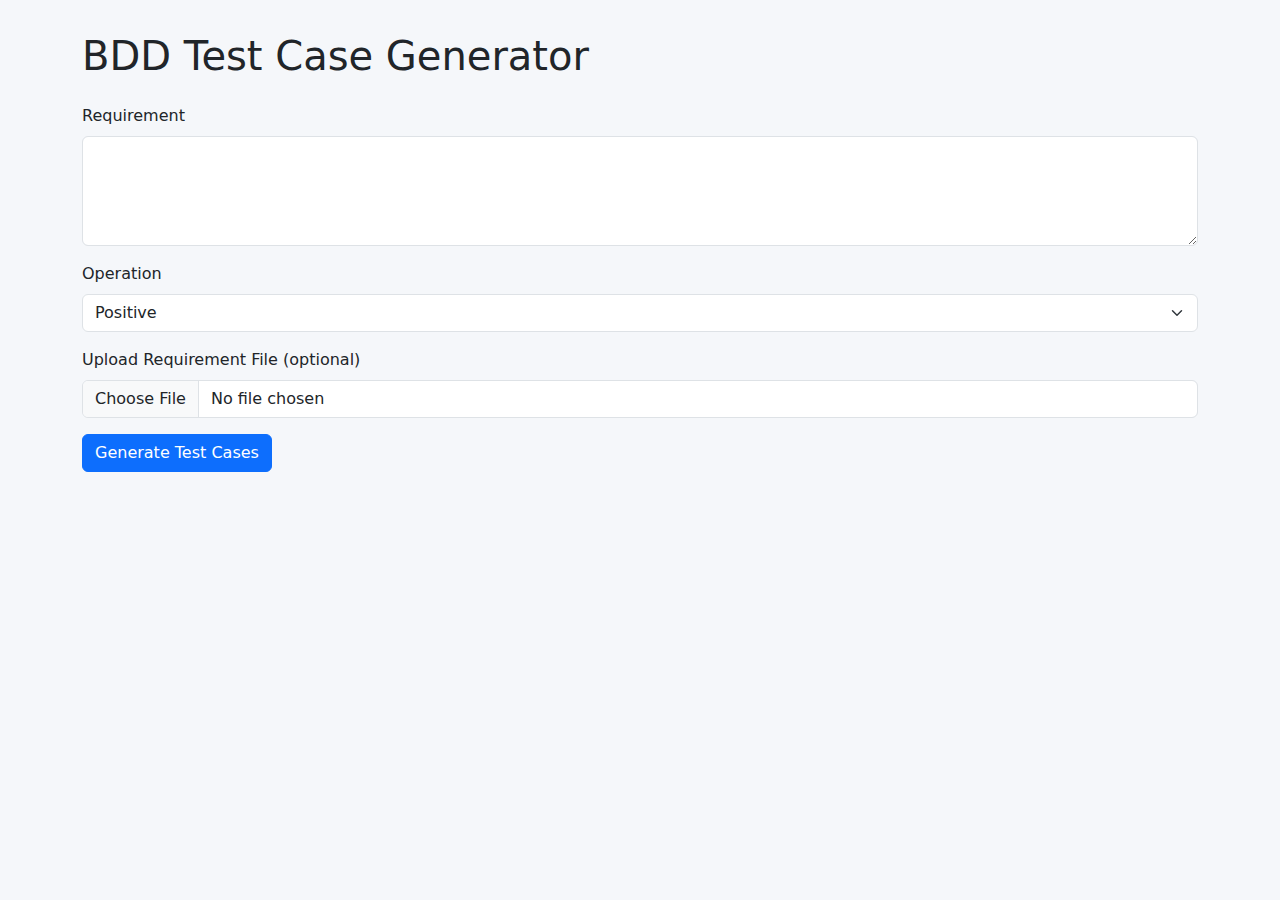
<file: static/index.html>
<!DOCTYPE html>
<html lang="en">
<head>
    <meta charset="UTF-8" />
    <title>BDD Test Case Generator</title>
    <link rel="stylesheet" href="https://cdn.jsdelivr.net/npm/bootstrap@5.3.3/dist/css/bootstrap.min.css" />
    <style>
        body {
            padding: 2rem;
            background-color: #f5f7fa;
        }
        .loader {
            display: none;
            margin: 20px auto;
            border: 5px solid #f3f3f3;
            border-top: 5px solid #3498db;
            border-radius: 50%;
            width: 50px;
            height: 50px;
            animation: spin 1s linear infinite;
        }
        @keyframes spin {
            0% { transform: rotate(0deg); }
            100% { transform: rotate(360deg); }
        }
        .btn-group {
            margin-top: 1rem;
        }
        #responseTime {
            margin-top: 10px;
            font-style: italic;
            color: #555;
        }
    </style>
</head>
<body>
<div class="container">
    <h1 class="mb-4">BDD Test Case Generator</h1>

    <form id="testCaseForm">
        <div class="mb-3">
            <label for="requirement" class="form-label">Requirement</label>
            <textarea class="form-control" id="requirement" name="requirement" rows="4" required></textarea>
        </div>

        <div class="mb-3">
            <label for="operation" class="form-label">Operation</label>
            <select class="form-select" id="operation" name="operation" required>
                <option value="Positive">Positive</option>
                <option value="Negative">Negative</option>
                <option value="Both">Both</option>
            </select>
        </div>

        <div class="mb-3">
            <label for="file" class="form-label">Upload Requirement File (optional)</label>
            <input class="form-control" type="file" id="file" name="file" />
        </div>

        <button type="submit" class="btn btn-primary">Generate Test Cases</button>
    </form>

    <div class="loader" id="loader"></div>

    <div id="result" class="mt-4" style="white-space: pre-wrap;"></div>
    <div id="responseTime"></div>

    <div class="btn-group" role="group" aria-label="Actions" id="actionButtons" style="display: none;">
        <button class="btn btn-success" id="copyBtn">Copy</button>
        <button class="btn btn-warning" id="downloadCsvBtn">Download CSV</button>
        <button class="btn btn-info" id="downloadExcelBtn">Download Excel</button>
    </div>
</div>

<script>
    const form = document.getElementById("testCaseForm");
    const loader = document.getElementById("loader");
    const resultDiv = document.getElementById("result");
    const actionButtons = document.getElementById("actionButtons");
    const responseTimeDiv = document.getElementById("responseTime");

    form.addEventListener("submit", async (e) => {
        e.preventDefault();
        resultDiv.textContent = "";
        loader.style.display = "block";
        actionButtons.style.display = "none";
        responseTimeDiv.textContent = "";

        const formData = new FormData(form);

        try {
            const startTime = performance.now();

            const response = await fetch("/generate-test-cases", {
                method: "POST",
                body: formData
            });

            const endTime = performance.now();

            const data = await response.json();
            loader.style.display = "none";

            if (data.output) {
                resultDiv.textContent = data.output;
                actionButtons.style.display = "block";

                const elapsedSeconds = ((endTime - startTime) / 1000).toFixed(2);
                responseTimeDiv.textContent = `Response time: ${elapsedSeconds} seconds`;
            } else {
                resultDiv.textContent = "❌ Error: " + data.error;
            }
        } catch (error) {
            loader.style.display = "none";
            resultDiv.textContent = "❌ Request failed: " + error;
        }
    });

    document.getElementById("copyBtn").addEventListener("click", () => {
        navigator.clipboard.writeText(resultDiv.textContent);
        alert("Copied to clipboard!");
    });

    document.getElementById("downloadCsvBtn").addEventListener("click", () => {
        const blob = new Blob([resultDiv.textContent], { type: "text/csv;charset=utf-8;" });
        const link = document.createElement("a");
        link.href = URL.createObjectURL(blob);
        link.download = "test_cases.csv";
        link.click();
    });

    document.getElementById("downloadExcelBtn").addEventListener("click", () => {
        const blob = new Blob([resultDiv.textContent], { type: "application/vnd.ms-excel" });
        const link = document.createElement("a");
        link.href = URL.createObjectURL(blob);
        link.download = "test_cases.xls";
        link.click();
    });
</script>
</body>
</html>
</file>
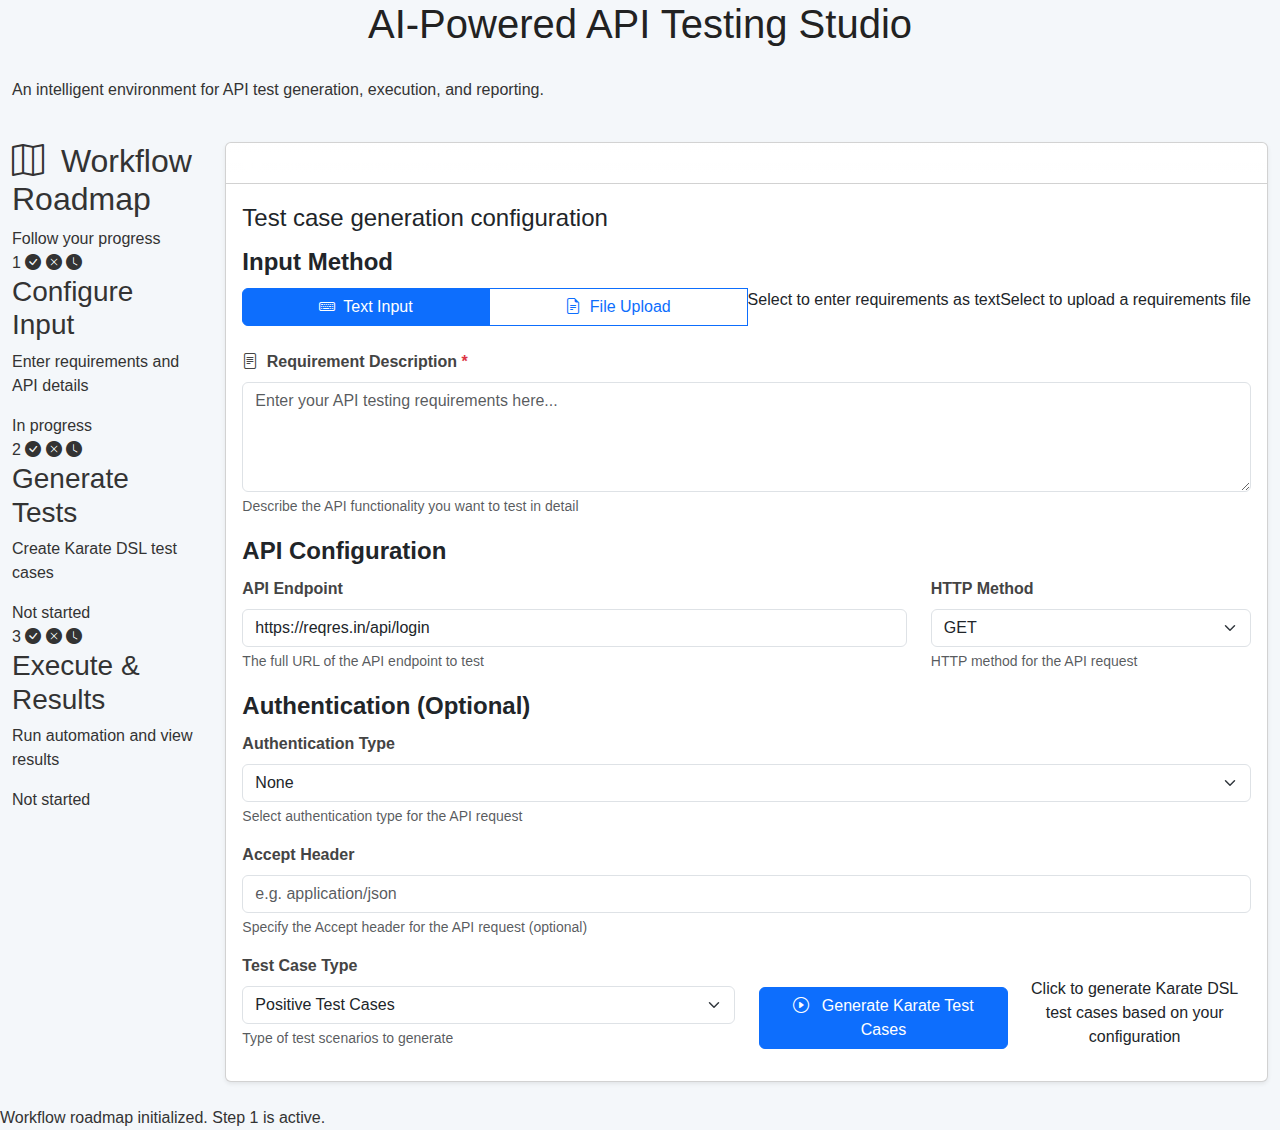
<file: backup_v11_20250922_201148/static/index.html>
<!DOCTYPE html>
<html lang="en">
<head>
    <meta charset="UTF-8">
    <meta name="viewport" content="width=device-width, initial-scale=1.0">
    <title>AI-Powered API Testing Studio</title>
    <link href="https://cdn.jsdelivr.net/npm/bootstrap@5.3.3/dist/css/bootstrap.min.css" rel="stylesheet">
    <link href="https://cdn.jsdelivr.net/npm/bootstrap-icons@1.11.1/font/bootstrap-icons.css" rel="stylesheet">
    <link href="/static/styles.css" rel="stylesheet">
    <link href="/static/spinner.css" rel="stylesheet">
</head>
<body>
    <div class="container-fluid">
        <div class="row">
            <!-- Header Banner -->
            <div class="col-12 mb-4">
                <div class="header-banner">
                    <div class="banner-content">
                        <div class="banner-center-wrapper">
                            <!-- Icon removed -->
                            <div class="banner-text">
                                <div class="banner-title-pane">
                                    <h1 class="banner-title" id="main-heading">AI-Powered API Testing Studio</h1>
                                </div>
                                <p class="banner-subtitle">An intelligent environment for API test generation, execution, and reporting.</p>
                            </div>
                        </div>
                        <!-- Decoration circles removed -->
                    </div>
                </div>
            </div>
        </div>
        
        <div class="row">
            <!-- Left Navigation Pane - Workflow Roadmap -->
            <div class="col-md-3 col-lg-2 align-self-start" style="margin-top: 0;">
                <nav class="roadmap-sidebar" aria-label="Workflow roadmap navigation" role="navigation">
                    <div class="roadmap-header">
                        <h2 class="roadmap-title">
                            <i class="bi bi-map me-2 roadmap-icon" aria-hidden="true"></i>
                            <span class="roadmap-text">Workflow Roadmap</span>
                        </h2>
                        <div class="roadmap-subtitle">Follow your progress</div>
                    </div>
                    
                    <div class="roadmap-container" role="list">
                        <!-- Step 1 -->
                        <div class="roadmap-step" id="roadmapStep1" role="listitem" 
                             tabindex="0" aria-describedby="step1-desc">
                            <div class="step-indicator">
                                <div class="step-number" aria-label="Step 1">
                                    <span class="step-text">1</span>
                                    <i class="bi bi-check-circle-fill step-icon completed-icon" aria-hidden="true"></i>
                                    <i class="bi bi-x-circle-fill step-icon error-icon" aria-hidden="true"></i>
                                    <i class="bi bi-clock-fill step-icon active-icon" aria-hidden="true"></i>
                                </div>
                                <div class="step-line" aria-hidden="true"></div>
                            </div>
                            <div class="step-content">
                                <h3 class="step-title">Configure Input</h3>
                                <p class="step-description" id="step1-desc">Enter requirements and API details</p>
                                <div class="step-status" aria-live="polite">
                                    <span class="status-text">Not started</span>
                                </div>
                            </div>
                        </div>

                        <!-- Step 2 -->
                        <div class="roadmap-step" id="roadmapStep2" role="listitem" 
                             tabindex="0" aria-describedby="step2-desc">
                            <div class="step-indicator">
                                <div class="step-number" aria-label="Step 2">
                                    <span class="step-text">2</span>
                                    <i class="bi bi-check-circle-fill step-icon completed-icon" aria-hidden="true"></i>
                                    <i class="bi bi-x-circle-fill step-icon error-icon" aria-hidden="true"></i>
                                    <i class="bi bi-clock-fill step-icon active-icon" aria-hidden="true"></i>
                                </div>
                                <div class="step-line" aria-hidden="true"></div>
                            </div>
                            <div class="step-content">
                                <h3 class="step-title">Generate Tests</h3>
                                <p class="step-description" id="step2-desc">Create Karate DSL test cases</p>
                                <div class="step-status" aria-live="polite">
                                    <span class="status-text">Not started</span>
                                </div>
                            </div>
                        </div>

                        <!-- Step 3 -->
                        <div class="roadmap-step" id="roadmapStep3" role="listitem" 
                             tabindex="0" aria-describedby="step3-desc">
                            <div class="step-indicator">
                                <div class="step-number" aria-label="Step 3">
                                    <span class="step-text">3</span>
                                    <i class="bi bi-check-circle-fill step-icon completed-icon" aria-hidden="true"></i>
                                    <i class="bi bi-x-circle-fill step-icon error-icon" aria-hidden="true"></i>
                                    <i class="bi bi-clock-fill step-icon active-icon" aria-hidden="true"></i>
                                </div>
                            </div>
                            <div class="step-content">
                                <h3 class="step-title">Execute & Results</h3>
                                <p class="step-description" id="step3-desc">Run automation and view results</p>
                                <div class="step-status" aria-live="polite">
                                    <span class="status-text">Not started</span>
                                </div>
                            </div>
                        </div>
                    </div>
                </nav>
            </div>

            <!-- Main Content Area -->
            <div class="col-md-9 col-lg-10 main-content">
                <main role="main">

        <!-- Section 1: Input Controls and Configuration -->
        <section class="card shadow-sm mb-4" aria-labelledby="section1-heading">
            <div class="card-header bg-gradient text-white" style="background: linear-gradient(135deg, #667eea 0%, #764ba2 100%);">
                <h2 class="mb-0 h5" id="section1-heading">
                    <i class="bi bi-1-circle-fill me-2" aria-hidden="true"></i>
                    Input Configuration & Controls
                </h2>
            </div>
            <div class="card-body">
                <form id="testForm" novalidate>
                    <fieldset>
                        <legend class="sr-only">Test case generation configuration</legend>
                        <div class="row">
                            <!-- Input Method Selection -->
                            <div class="col-md-12 mb-3">
                                <fieldset>
                                    <legend class="form-label fw-bold">Input Method</legend>
                                    <div class="btn-group w-100" role="group" aria-label="Input method selection">
                                        <input type="radio" class="btn-check" name="inputMethod" id="textInput" value="text" checked 
                                               aria-describedby="textInputDesc">
                                        <label class="btn btn-outline-primary" for="textInput">
                                            <i class="bi bi-keyboard me-1" aria-hidden="true"></i> Text Input
                                        </label>
                                        <input type="radio" class="btn-check" name="inputMethod" id="fileInput" value="file"
                                               aria-describedby="fileInputDesc">
                                        <label class="btn btn-outline-primary" for="fileInput">
                                            <i class="bi bi-file-earmark-text me-1" aria-hidden="true"></i> File Upload
                                        </label>
                                        <div id="textInputDesc" class="sr-only">Select to enter requirements as text</div>
                                        <div id="fileInputDesc" class="sr-only">Select to upload a requirements file</div>
                                    </div>
                                </fieldset>
                            </div>
                        </div>

                    <!-- Text Input Section -->
                    <div id="textInputSection">
                        <div class="mb-3">
                            <label for="requirement" class="form-label">
                                <i class="bi bi-file-text me-1" aria-hidden="true"></i> Requirement Description
                                <span class="text-danger" aria-label="Required field">*</span>
                            </label>
                            <textarea class="form-control" id="requirement" name="requirement" rows="4" 
                                placeholder="Enter your API testing requirements here..."
                                aria-describedby="requirementHelp"
                                aria-invalid="false"></textarea>
                            <div id="requirementHelp" class="form-text">Describe the API functionality you want to test in detail</div>
                        </div>
                    </div>

                    <!-- File Upload Section -->
                    <div id="fileInputSection" style="display: none;">
                        <div class="mb-3">
                            <label for="requirementFile" class="form-label">
                                <i class="bi bi-cloud-upload me-1" aria-hidden="true"></i> Upload Requirement File
                                <span class="text-danger" aria-label="Required field">*</span>
                            </label>
                            <input class="form-control" type="file" id="requirementFile" name="file" 
                                   accept=".txt,.doc,.docx,.pdf"
                                   aria-describedby="fileHelp"
                                   aria-invalid="false">
                            <div id="fileHelp" class="form-text">Supported formats: .txt, .doc, .docx, .pdf (Max: 5MB)</div>
                        </div>
                    </div>

                    <!-- API Configuration -->
                    <fieldset>
                        <legend class="form-label fw-bold">API Configuration</legend>
                        <div class="row">
                            <div class="col-md-8 mb-3">
                                <label for="apiEndpoint" class="form-label">API Endpoint</label>
                                <input type="url" class="form-control" id="apiEndpoint" name="apiEndpoint" 
                                    placeholder="https://api.example.com/endpoint"
                                    aria-describedby="endpointHelp"
                                    aria-invalid="false"
                                    value="https://reqres.in/api/login">
                                <div id="endpointHelp" class="form-text">The full URL of the API endpoint to test</div>
                            </div>
                            <div class="col-md-4 mb-3">
                                <label for="apiMethod" class="form-label">HTTP Method</label>
                                <select class="form-select" id="apiMethod" name="apiMethod" 
                                        aria-describedby="methodHelp">
                                    <option value="GET">GET</option>
                                    <option value="POST">POST</option>
                                    <option value="PUT">PUT</option>
                                    <option value="DELETE">DELETE</option>
                                    <option value="PATCH">PATCH</option>
                                </select>
                                <div id="methodHelp" class="form-text">HTTP method for the API request</div>
                            </div>
                        </div>
                    </fieldset>

                    <fieldset>
                        <legend class="form-label fw-bold">Authentication (Optional)</legend>
                        <div class="mb-3">
                            <label for="authType" class="form-label">Authentication Type</label>
                            <select class="form-select" id="authType" name="authType" aria-describedby="authTypeHelp">
                                <option value="none">None</option>
                                <option value="basic">Basic Auth</option>
                                <option value="token">Token</option>
                            </select>
                            <div id="authTypeHelp" class="form-text">Select authentication type for the API request</div>
                        </div>
                        <div id="basicAuthFields" style="display: none;">
                            <div class="row">
                                <div class="col-md-6 mb-3">
                                    <label for="username" class="form-label">Username</label>
                                    <input type="text" class="form-control" id="username" name="username" 
                                        placeholder="Enter username for authentication"
                                        aria-describedby="usernameHelp"
                                        autocomplete="username"
                                        value="eve.holt@reqres.in">
                                    <div id="usernameHelp" class="form-text">Leave empty if no authentication required</div>
                                </div>
                                <div class="col-md-6 mb-3">
                                    <label for="password" class="form-label">Password</label>
                                    <input type="password" class="form-control" id="password" name="password" 
                                        placeholder="Enter password for authentication"
                                        aria-describedby="passwordHelp"
                                        autocomplete="current-password"
                                        value="cityslicka">
                                    <div id="passwordHelp" class="form-text">Leave empty if no authentication required</div>
                                </div>
                            </div>
                        </div>
                        <div id="tokenAuthField" style="display: none;">
                            <div class="mb-3">
                                <label for="token" class="form-label">Token</label>
                                <input type="text" class="form-control" id="token" name="token" 
                                    placeholder="Enter authentication token"
                                    aria-describedby="tokenHelp">
                                <div id="tokenHelp" class="form-text">Paste your bearer or API token here</div>
                            </div>
                        </div>
                    </fieldset>

                    <!-- Payload for POST/PUT/PATCH -->
                    <div class="mb-3">
                        <label for="acceptHeader" class="form-label">Accept Header</label>
                        <input type="text" class="form-control" id="acceptHeader" name="acceptHeader" placeholder="e.g. application/json" aria-describedby="acceptHeaderHelp">
                        <div id="acceptHeaderHelp" class="form-text">Specify the Accept header for the API request (optional)</div>
                    </div>
                    <div class="mb-3" id="payloadSection" style="display: none;">
                        <label for="payload" class="form-label">Request Payload (JSON)</label>
                        <textarea class="form-control" id="payload" name="payload" rows="4" 
                            placeholder='{"key": "value"}'
                            aria-describedby="payloadHelp"></textarea>
                        <div id="payloadHelp" class="form-text">JSON format request body for POST/PUT/PATCH requests</div>
                    </div>

                    <!-- Resource ID for DELETE -->
                    <div class="mb-3" id="idSection" style="display: none;">
                        <label for="resourceId" class="form-label">Resource ID</label>
                        <input type="text" class="form-control" id="resourceId" name="resourceId" 
                            placeholder="Enter the ID of the resource to delete"
                            aria-describedby="idHelp">
                        <div id="idHelp" class="form-text">Unique identifier of the resource to delete</div>
                    </div>

                    <div class="row">
                        <div class="col-md-6 mb-3">
                            <label for="operation" class="form-label">Test Case Type</label>
                            <select class="form-select" id="operation" name="operation" aria-describedby="operationHelp">
                                <option value="Positive">Positive Test Cases</option>
                                <option value="Negative">Negative Test Cases</option>
                                <option value="Both">Both Positive & Negative</option>
                            </select>
                            <div id="operationHelp" class="form-text">Type of test scenarios to generate</div>
                        </div>
                        <div class="col-md-6 mb-3 d-flex align-items-end">
                            <button type="submit" class="btn btn-primary w-100" aria-describedby="generateHelp">
                                <i class="bi bi-play-circle me-2" aria-hidden="true"></i> Generate Karate Test Cases
                            </button>
                            <div id="generateHelp" class="sr-only" style="display: block; text-align: center;">Click to generate Karate DSL test cases based on your configuration</div>
                        </div>
                    </div>
                    </fieldset>
                </form>
            </div>
        </section>

        <!-- Section 2: Generated Test Cases Display -->
        <section class="card shadow-sm mb-4" id="testCasesSection" style="display: none;" aria-labelledby="section2-heading">
            <div class="card-header bg-success text-white">
                <h2 class="mb-0 d-flex justify-content-between align-items-center h5" id="section2-heading">
                    <span>
                        <i class="bi bi-2-circle-fill me-2" aria-hidden="true"></i>
                        Generated Karate Test Cases
                    </span>
                    <span class="badge bg-light text-dark" id="testCaseCount" aria-live="polite">
                        <i class="bi bi-list-ol me-1" aria-hidden="true"></i>
                        <span id="testCaseCountNumber">0</span> Test Cases Generated
                    </span>
                </h2>
            </div>
            <div class="card-body">
                <div id="testCasesContent" role="region" aria-label="Generated test cases content">
                    <!-- Generated test cases will be displayed here -->
                </div>
                <div class="mt-3">
                    <button class="btn btn-outline-primary me-2" id="copyTestCasesBtn" 
                            aria-describedby="copyTestCasesHelp">
                        <i class="bi bi-clipboard me-1" aria-hidden="true"></i> Copy Test Cases
                    </button>
                    <button class="btn btn-outline-success" id="downloadTestCasesBtn"
                            aria-describedby="downloadTestCasesHelp">
                        <i class="bi bi-download me-1" aria-hidden="true"></i> Download Feature File
                    </button>
                    <div id="copyTestCasesHelp" class="sr-only">Copy the generated test cases to clipboard</div>
                    <div id="downloadTestCasesHelp" class="sr-only">Download the test cases as a feature file</div>
                </div>
            </div>
        </section>

        <!-- Section 3: Karate Automation & Results -->
        <section class="card shadow-sm" id="automationSection" style="display: none;" aria-labelledby="section3-heading">
            <div class="card-header bg-warning text-dark">
                <h2 class="mb-0 h5" id="section3-heading">
                    <i class="bi bi-3-circle-fill me-2" aria-hidden="true"></i>
                    Karate Automation & Results
                </h2>
            </div>
            <div class="card-body">
                <!-- Automation Controls -->
                <div class="mb-4">
                    <p class="text-muted mb-3">Run the generated Karate test cases against your API endpoint</p>
                    <div class="d-grid gap-2 d-md-flex" role="group" aria-label="Automation controls">
                        <button class="btn btn-warning btn-lg" id="runKarateBtn" aria-describedby="runKarateHelp">
                            <i class="bi bi-gear-fill me-2" aria-hidden="true"></i> Run Karate Automation
                        </button>
                        <button class="btn btn-success" id="downloadReportBtn" style="display: none;" aria-describedby="downloadReportHelp">
                            <i class="bi bi-download me-2" aria-hidden="true"></i> Download Report
                        </button>
                        <button class="btn btn-outline-secondary" id="clearResultsBtn" aria-describedby="clearResultsHelp">
                            <i class="bi bi-trash me-2" aria-hidden="true"></i> Clear Results
                        </button>
                        <button class="btn btn-outline-primary" id="downloadScriptBtn" aria-describedby="downloadScriptHelp">
                            <i class="bi bi-download me-2" aria-hidden="true"></i> Download Scripts
                        </button>
                        <button class="btn btn-outline-info" id="copyAllScriptsBtn" aria-describedby="copyAllScriptsHelp">
                            <i class="bi bi-clipboard me-2" aria-hidden="true"></i> Copy All Scripts
                        </button>
                        <div id="runKarateHelp" class="sr-only">Execute the Karate automation tests</div>
                        <div id="clearResultsHelp" class="sr-only">Clear all test results</div>
                        <div id="downloadScriptHelp" class="sr-only">Download all test scripts</div>
                        <div id="downloadReportHelp" class="sr-only">Download the execution report</div>
                        <div id="copyAllScriptsHelp" class="sr-only">Copy all scripts to clipboard</div>
                    </div>
                </div>

                <!-- Results Section -->
                <div id="resultsContainer" style="display: none;" role="region" aria-labelledby="results-heading">
                    <hr class="my-4">
                    <h3 class="text-info mb-3 h6" id="results-heading">
                        <i class="bi bi-bar-chart-fill me-2" aria-hidden="true"></i>
                        Execution Results
                    </h3>
                    
                    <!-- Test Summary -->
                    <div id="testSummary" class="row text-center mb-4" role="region" aria-label="Test execution summary">
                        <div class="col-md-3">
                            <div class="p-3 border rounded">
                                <div class="h4 text-primary mb-1" id="totalTests" aria-label="Total tests">0</div>
                                <div class="small text-muted">Total Tests</div>
                            </div>
                        </div>
                        <div class="col-md-3">
                            <div class="p-3 border rounded">
                                <div class="h4 text-success mb-1" id="passedTests" aria-label="Passed tests">0</div>
                                <div class="small text-muted">Passed</div>
                            </div>
                        </div>
                        <div class="col-md-3">
                            <div class="p-3 border rounded">
                                <div class="h4 text-danger mb-1" id="failedTests" aria-label="Failed tests">0</div>
                                <div class="small text-muted">Failed</div>
                            </div>
                        </div>
                        <div class="col-md-3">
                            <div class="p-3 border rounded">
                                <div class="h4 text-info mb-1" id="successRate" aria-label="Success rate">0%</div>
                                <div class="small text-muted">Success Rate</div>
                            </div>
                        </div>
                    </div>

                    <!-- Test Results Table -->
                    <div class="table-responsive mb-4">
                        <table class="table table-hover" aria-label="Test execution results">
                            <caption class="sr-only">Test execution results showing scenario, status, response codes, and actions</caption>
                            <thead class="table-dark">
                                <tr>
                                    <th scope="col">Test Scenario</th>
                                    <th scope="col">Status</th>
                                    <th scope="col">Actual Code</th>
                                    <th scope="col">Expected Code</th>
                                    <th scope="col">Details</th>
                                    <th scope="col">Actions</th>
                                </tr>
                            </thead>
                            <tbody id="testResultsBody">
                                <!-- Test results will be populated here -->
                            </tbody>
                        </table>
                    </div>

                    <!-- Generated Feature File -->
                    <div class="mb-3">
                        <h4 class="h6">Generated Karate Feature File:</h4>
                        <div class="position-relative">
                            <button class="btn btn-sm btn-outline-secondary position-absolute top-0 end-0 m-2" 
                                    id="copyFeatureBtn" aria-label="Copy feature file to clipboard">
                                <i class="bi bi-clipboard" aria-hidden="true"></i> Copy
                            </button>
                            <pre id="featureFileContent" class="bg-light p-3 rounded border" 
                                 style="max-height: 400px; overflow-y: auto;" 
                                 role="region" aria-label="Feature file content" tabindex="0"></pre>
                        </div>
                    </div>
                </div>
            </div>
        </section>

        <!-- Loading Spinner -->
        <div id="loadingSpinner" class="text-center py-5" style="display: none;" 
             role="status" aria-live="polite" aria-label="Loading">
            <div class="spinner-border text-primary" style="width: 3rem; height: 3rem;" aria-hidden="true"></div>
            <div class="mt-3">
                <h2 class="text-muted h5">Processing...</h2>
                <p id="loadingMessage" class="text-muted">Please wait...</p>
            </div>
        </div>
                </main> <!-- End main content -->
            </div> <!-- End main content column -->
        </div> <!-- End row -->
    </div> <!-- End container-fluid -->

    <!-- Response Modal -->
    <div class="modal fade" id="responseModal" tabindex="-1" aria-labelledby="responseModalTitle" 
         aria-describedby="responseModalContent" role="dialog">
        <div class="modal-dialog modal-lg">
            <div class="modal-content">
                <div class="modal-header">
                    <h3 class="modal-title h5" id="responseModalTitle">API Response</h3>
                    <button type="button" class="btn-close" data-bs-dismiss="modal" 
                            aria-label="Close modal"></button>
                </div>
                <div class="modal-body">
                    <div id="responseModalContent" role="region" aria-live="polite">
                        <!-- Response content will be loaded here -->
                    </div>
                </div>
                <div class="modal-footer">
                    <button type="button" class="btn btn-outline-primary" id="copyResponseBtn"
                            aria-describedby="copyResponseHelp">
                        <i class="bi bi-clipboard" aria-hidden="true"></i> Copy Response
                    </button>
                    <button type="button" class="btn btn-secondary" data-bs-dismiss="modal">Close</button>
                    <div id="copyResponseHelp" class="sr-only">Copy the API response to clipboard</div>
                </div>
            </div>
        </div>
    </div>

    <!-- Alert Container -->
    <div id="alertContainer" class="position-fixed top-0 end-0 p-3" 
         style="z-index: 1050;" role="alert" aria-live="assertive"></div>

    <!-- Screen Reader Only Content -->
    <div class="sr-only">
        <div id="sr-announcements" aria-live="polite" aria-atomic="true"></div>
    </div>

    <script src="https://cdn.jsdelivr.net/npm/bootstrap@5.3.3/dist/js/bootstrap.bundle.min.js"></script>
    <script src="/static/script_new.js?v=9"></script>
</body>
</html>
</file>
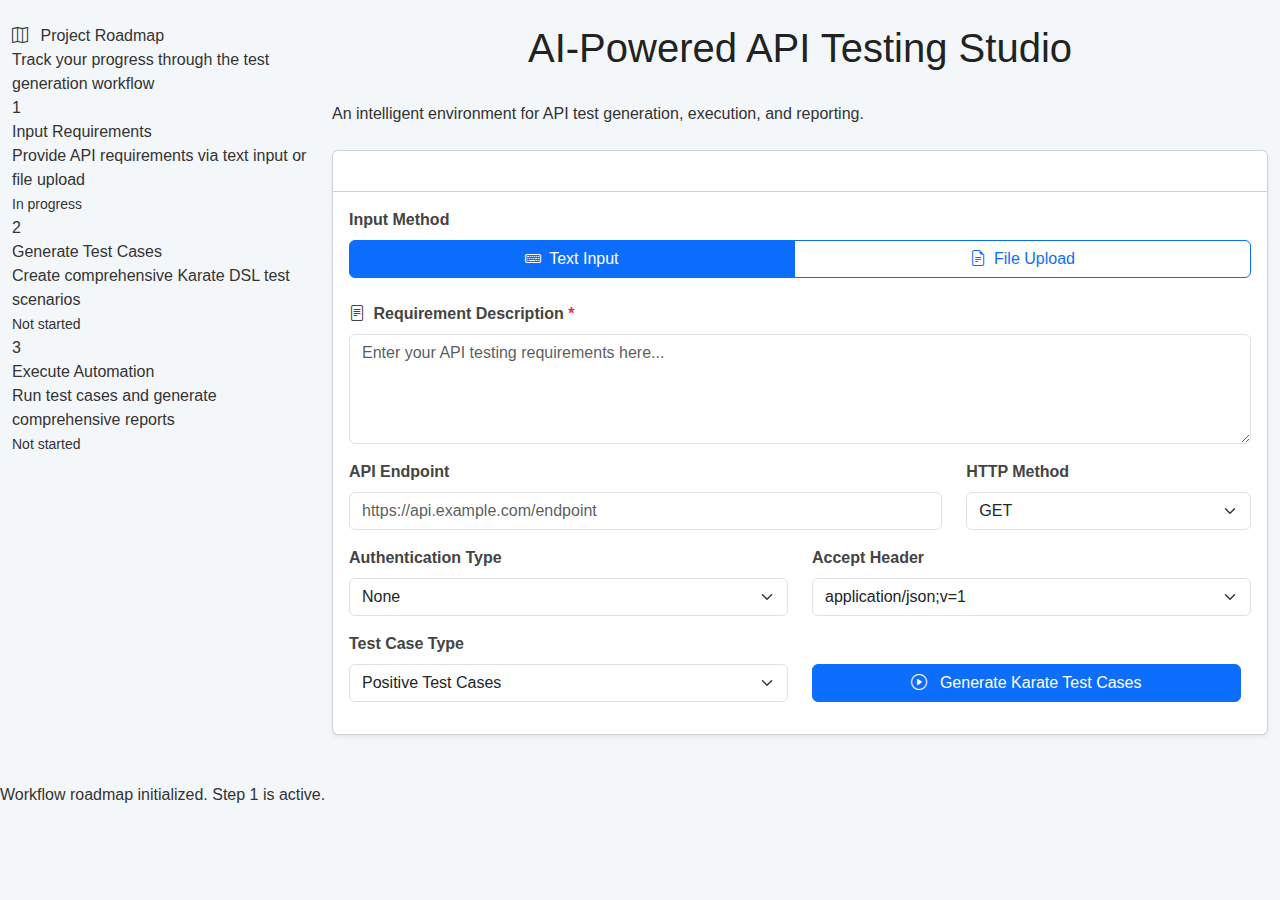
<file: static/index_new.html>
<!DOCTYPE html>
<html lang="en">
<head>
    <meta charset="UTF-8">
    <meta name="viewport" content="width=device-width, initial-scale=1.0">
    <title>AI-Powered API Testing Studio</title>    <link rel="icon" href="/static/favicon.svg" type="image/svg+xml">
    <title>AI-Powered API Testing Studio</title>
    <link rel="icon" type="image/svg+xml" href="data:image/svg+xml,%3csvg xmlns='http://www.w3.org/2000/svg' fill='%23FFD700' viewBox='0 0 16 16'%3e%3cpath d='M6.5 6a.5.5 0 0 0-.5.5v3a.5.5 0 0 0 .5.5h3a.5.5 0 0 0 .5-.5v-3a.5.5 0 0 0-.5-.5zM8 7a.5.5 0 0 1 .5.5v1a.5.5 0 0 1-.5.5h-1a.5.5 0 0 1-.5-.5v-1A.5.5 0 0 1 7 7zm-3.5.5A1.5 1.5 0 0 1 6 6h4a1.5 1.5 0 0 1 1.5 1.5v3A1.5 1.5 0 0 1 10 12H6a1.5 1.5 0 0 1-1.5-1.5zM5 2.5A2.5 2.5 0 0 1 7.5 0h1A2.5 2.5 0 0 1 11 2.5V3h.5A1.5 1.5 0 0 1 13 4.5v7a1.5 1.5 0 0 1-1.5 1.5h-7A1.5 1.5 0 0 1 3 11.5v-7A1.5 1.5 0 0 1 4.5 3H5zM6 2.5v.5h4v-.5A1.5 1.5 0 0 0 8.5 1h-1A1.5 1.5 0 0 0 6 2.5M4.5 4a.5.5 0 0 0-.5.5v7a.5.5 0 0 0 .5.5h7a.5.5 0 0 0 .5-.5v-7a.5.5 0 0 0-.5-.5z'/%3e%3c/svg%3e">
    <link href="https://cdn.jsdelivr.net/npm/bootstrap@5.3.3/dist/css/bootstrap.min.css" rel="stylesheet">
    <link href="https://cdn.jsdelivr.net/npm/bootstrap-icons@1.11.1/font/bootstrap-icons.css" rel="stylesheet">
    <link href="/static/styles.css" rel="stylesheet">
    <link href="/static/spinner.css" rel="stylesheet">
</head>
<body>
    <div class="container-fluid py-4">
        <!-- Roadmap Sidebar -->
        <div class="row">
            <div class="col-lg-3 mb-4">
                <div class="roadmap-sidebar">
                    <div class="roadmap-header">
                        <div class="roadmap-title">
                            <i class="roadmap-icon bi bi-map me-2"></i>
                            <span class="roadmap-text">Project Roadmap</span>
                        </div>
                        <div class="roadmap-subtitle">Track your progress through the test generation workflow</div>
                    </div>
                    <div class="roadmap-container">
                        <div class="roadmap-step" id="roadmapStep1" tabindex="0" role="button" aria-label="Step 1: Input Requirements">
                            <div class="step-indicator">
                                <div class="step-number">
                                    <span class="step-text">1</span>
                                    <i class="step-icon active-icon bi bi-play-fill" style="display: none;"></i>
                                    <i class="step-icon completed-icon bi bi-check" style="display: none;"></i>
                                    <i class="step-icon error-icon bi bi-x" style="display: none;"></i>
                                </div>
                                <div class="step-line"></div>
                            </div>
                            <div class="step-content">
                                <div class="step-title">Input Requirements</div>
                                <div class="step-description">Provide API requirements via text input or file upload</div>
                                <div class="step-status">
                                    <small class="status-text">Ready to start</small>
                                </div>
                            </div>
                        </div>
                        <div class="roadmap-step" id="roadmapStep2" tabindex="0" role="button" aria-label="Step 2: Generate Test Cases">
                            <div class="step-indicator">
                                <div class="step-number">
                                    <span class="step-text">2</span>
                                    <i class="step-icon active-icon bi bi-play-fill" style="display: none;"></i>
                                    <i class="step-icon completed-icon bi bi-check" style="display: none;"></i>
                                    <i class="step-icon error-icon bi bi-x" style="display: none;"></i>
                                </div>
                                <div class="step-line"></div>
                            </div>
                            <div class="step-content">
                                <div class="step-title">Generate Test Cases</div>
                                <div class="step-description">Create comprehensive Karate DSL test scenarios</div>
                                <div class="step-status">
                                    <small class="status-text">Not started</small>
                                </div>
                            </div>
                        </div>
                        <div class="roadmap-step" id="roadmapStep3" tabindex="0" role="button" aria-label="Step 3: Execute Automation">
                            <div class="step-indicator">
                                <div class="step-number">
                                    <span class="step-text">3</span>
                                    <i class="step-icon active-icon bi bi-play-fill" style="display: none;"></i>
                                    <i class="step-icon completed-icon bi bi-check" style="display: none;"></i>
                                    <i class="step-icon error-icon bi bi-x" style="display: none;"></i>
                                </div>
                            </div>
                            <div class="step-content">
                                <div class="step-title">Execute Automation</div>
                                <div class="step-description">Run test cases and generate comprehensive reports</div>
                                <div class="step-status">
                                    <small class="status-text">Not started</small>
                                </div>
                            </div>
                        </div>
                    </div>
                </div>
            </div>
            <div class="col-lg-9 main-content">
        <!-- Enhanced Header Banner -->
        <div class="header-banner mb-4">
            <div class="banner-decoration">
                <div class="decoration-circle circle-1"></div>
                <div class="decoration-circle circle-2"></div>
                <div class="decoration-circle circle-3"></div>
            </div>
            <div class="banner-content">
                <div class="banner-text">
                    <h1 class="banner-title">AI-Powered API Testing Studio</h1>
                    <p class="banner-subtitle">An intelligent environment for API test generation, execution, and reporting.</p>
                </div>
            </div>
        </div>

        <!-- Section 1: Input Controls and Configuration -->
        <div class="card shadow-sm mb-4">
            <div class="card-header bg-gradient text-white" style="background: linear-gradient(135deg, #667eea 0%, #764ba2 100%);">
                <h5 class="mb-0">
                    <i class="bi bi-1-circle-fill me-2"></i>
                    Input Configuration & Controls
                </h5>
            </div>
            <div class="card-body">
                <form id="testForm">
                    <div class="row">
                        <!-- Input Method Selection -->
                        <div class="col-md-12 mb-3">
                            <label class="form-label fw-bold">Input Method</label>
                            <div class="btn-group w-100" role="group">
                                <input type="radio" class="btn-check" name="inputMethod" id="textInput" value="text" checked>
                                <label class="btn btn-outline-primary" for="textInput">
                                    <i class="bi bi-keyboard me-1"></i> Text Input
                                </label>
                                <input type="radio" class="btn-check" name="inputMethod" id="fileInput" value="file">
                                <label class="btn btn-outline-primary" for="fileInput">
                                    <i class="bi bi-file-earmark-text me-1"></i> File Upload
                                </label>
                            </div>
                        </div>
                    </div>

                    <!-- Text Input Section -->
                    <div id="textInputSection">
                        <div class="mb-3">
                            <label for="requirement" class="form-label">
                                <i class="bi bi-file-text me-1"></i> Requirement Description
                                <span class="text-danger">*</span>
                            </label>
                            <textarea class="form-control" id="requirement" name="requirement" rows="4" 
                                placeholder="Enter your API testing requirements here..."></textarea>
                        </div>
                    </div>

                    <!-- File Upload Section -->
                    <div id="fileInputSection" style="display: none;">
                        <div class="mb-3">
                            <label for="requirementFile" class="form-label">
                                <i class="bi bi-cloud-upload me-1"></i> Upload Requirement File
                                <span class="text-danger">*</span>
                            </label>
                            <input class="form-control" type="file" id="requirementFile" name="file" accept=".txt,.doc,.docx,.pdf">
                            <div class="form-text">Supported formats: .txt, .doc, .docx, .pdf (Max: 5MB)</div>
                        </div>
                    </div>

                    <!-- API Configuration -->
                    <div class="row">
                        <div class="col-md-8 mb-3">
                            <label for="apiEndpoint" class="form-label">API Endpoint</label>
                            <input type="url" class="form-control" id="apiEndpoint" name="apiEndpoint" 
                                placeholder="https://api.example.com/endpoint">
                        </div>
                        <div class="col-md-4 mb-3">
                            <label for="apiMethod" class="form-label">HTTP Method</label>
                            <select class="form-select" id="apiMethod" name="apiMethod">
                                <option value="GET">GET</option>
                                <option value="POST">POST</option>
                                <option value="PUT">PUT</option>
                                <option value="DELETE">DELETE</option>
                                <option value="PATCH">PATCH</option>
                            </select>
                        </div>
                    </div>

                    <div class="row">
                        <div class="col-md-6 mb-3">
                            <label for="authType" class="form-label">Authentication Type</label>
                            <select class="form-select" id="authType" name="authType">
                                <option value="none">None</option>
                                <option value="basic">Basic Auth</option>
                                <option value="bearer">Base64</option>
                                <option value="oauth">OAuth</option>
                            </select>
                        </div>
                        <div class="col-md-6 mb-3">
                            <label for="acceptHeader" class="form-label">Accept Header</label>
                            <select class="form-select" id="acceptHeader" name="acceptHeader">
                                <option value="application/json;v=1">application/json;v=1</option>
                                <option value="application/json">application/json</option>
                                <option value="application/xml">application/xml</option>
                                <option value="text/plain">text/plain</option>
                                <option value="text/html">text/html</option>
                                <option value="application/x-www-form-urlencoded">application/x-www-form-urlencoded</option>
                                <option value="multipart/form-data">multipart/form-data</option>
                                <option value="*/*">*/*</option>
                            </select>
                        </div>
                    </div>

                    <!-- Authentication Fields - Dynamic Visibility -->
                    <!-- Username/Password for Basic Auth -->
                    <div class="row" id="basicAuthSection" style="display: none;">
                        <div class="col-md-6 mb-3">
                            <label for="username" class="form-label">Username</label>
                            <input type="text" class="form-control" id="username" name="username" 
                                placeholder="Enter username for authentication">
                        </div>
                        <div class="col-md-6 mb-3">
                            <label for="password" class="form-label">Password</label>
                            <input type="password" class="form-control" id="password" name="password" 
                                placeholder="Enter password for authentication">
                        </div>
                    </div>

                    <!-- Token field for Base64/Bearer authentication -->
                    <div class="row" id="tokenSection" style="display: none;">
                        <div class="col-md-12 mb-3">
                            <label for="token" class="form-label">Token/API Key</label>
                            <input type="text" class="form-control" id="token" name="token" 
                                placeholder="Enter your token or API key">
                        </div>
                    </div>

                    <!-- Dynamic Content Section - Custom Headers/Payload/ID -->
                    <!-- Custom Headers for GET -->
                    <div class="mb-3" id="customHeadersSection" style="display: none;">
                        <label for="customHeaders" class="form-label">Custom Headers (Optional)</label>
                        <textarea class="form-control" id="customHeaders" name="customHeaders" rows="3" 
                            placeholder="Enter custom headers in JSON format: {&quot;Header-Name&quot;: &quot;Header-Value&quot;}"></textarea>
                    </div>

                    <!-- Payload for POST/PUT/PATCH -->
                    <div class="mb-3" id="payloadSection" style="display: none;">
                        <label for="payload" class="form-label" id="payloadLabel">Request Payload (JSON)</label>
                        <textarea class="form-control" id="payload" name="payload" rows="4" 
                            placeholder='{"key": "value"}'></textarea>
                    </div>

                    <!-- Resource ID for DELETE -->
                    <div class="mb-3" id="idSection" style="display: none;">
                        <label for="resourceId" class="form-label">Resource ID</label>
                        <input type="text" class="form-control" id="resourceId" name="resourceId" 
                            placeholder="Enter the ID of the resource to delete">
                    </div>

                    <div class="row">
                        <div class="col-md-6 mb-3">
                            <label for="operation" class="form-label">Test Case Type</label>
                            <select class="form-select" id="operation" name="operation">
                                <option value="Positive">Positive Test Cases</option>
                                <option value="Negative">Negative Test Cases</option>
                                <option value="Both">Both Positive & Negative</option>
                            </select>
                        </div>
                        <div class="col-md-6 mb-3 d-flex align-items-end">
                            <button type="submit" class="btn btn-primary w-100">
                                <i class="bi bi-play-circle me-2"></i> Generate Karate Test Cases
                            </button>
                        </div>
                    </div>
                </form>
            </div>
        </div>

        <!-- Section 2: Generated Test Cases Display -->
        <div class="card shadow-sm mb-4" id="testCasesSection" style="display: none;">
            <div class="card-header bg-success text-white">
                <h5 class="mb-0 d-flex justify-content-between align-items-center">
                    <span>
                        <i class="bi bi-2-circle-fill me-2"></i>
                        Generated Karate Test Cases
                    </span>
                    <span class="badge bg-light text-dark fs-6" id="testCaseCounter">
                        <i class="bi bi-clipboard-check me-1"></i>
                        <span id="testCaseCountNumber">0</span> Generated
                    </span>
                </h5>
            </div>
            <div class="card-body">
                <div id="testCasesContent">
                    <!-- Generated test cases will be displayed here -->
                </div>
                <div class="mt-3">
                    <button class="btn btn-outline-primary me-2" id="copyTestCasesBtn">
                        <i class="bi bi-clipboard me-1"></i> Copy Test Cases
                    </button>
                    <button class="btn btn-outline-success" id="downloadTestCasesBtn">
                        <i class="bi bi-download me-1"></i> Download Feature File
                    </button>
                </div>
            </div>
        </div>

        <!-- Section 3: Karate Automation Controls -->
        <div class="card shadow-sm mb-4" id="automationSection" style="display: none;">
            <div class="card-header bg-warning text-dark">
                <h5 class="mb-0">
                    <i class="bi bi-3-circle-fill me-2"></i>
                    Karate Automation Controls
                </h5>
            </div>
            <div class="card-body">
                <p class="text-muted mb-3">Run the generated Karate test cases against your API endpoint</p>
                <div class="d-grid gap-2 d-md-flex">
                    <button class="btn btn-warning btn-lg" id="runKarateBtn">
                        <i class="bi bi-gear-fill me-2"></i> Run Karate Automation
                    </button>
                    <button class="btn btn-success" id="downloadReportBtn" style="display: none;">
                        <i class="bi bi-download me-2"></i> Download Report
                    </button>
                    <button class="btn btn-outline-secondary" id="clearResultsBtn">
                        <i class="bi bi-trash me-2"></i> Clear Results
                    </button>
                </div>
                
                <!-- Results Container -->
                <div id="resultsContainer" style="display: none;" class="mt-4">
                    <!-- Test Summary -->
                    <div id="testSummary" class="row text-center mb-4">
                        <div class="col-md-3">
                            <div class="p-3 border rounded filter-tile" id="totalTestsTile" 
                                 role="button" tabindex="0" title="Show all test results">
                                <div class="h4 text-primary mb-1" id="totalTests">0</div>
                                <div class="small text-muted">Total Tests</div>
                            </div>
                        </div>
                        <div class="col-md-3">
                            <div class="p-3 border rounded filter-tile" id="passedTestsTile" 
                                 role="button" tabindex="0" title="Show only passed test results">
                                <div class="h4 text-success mb-1" id="passedTests">0</div>
                                <div class="small text-muted">Passed</div>
                            </div>
                        </div>
                        <div class="col-md-3">
                            <div class="p-3 border rounded filter-tile" id="failedTestsTile" 
                                 role="button" tabindex="0" title="Show only failed test results">
                                <div class="h4 text-danger mb-1" id="failedTests">0</div>
                                <div class="small text-muted">Failed</div>
                            </div>
                        </div>
                        <div class="col-md-3">
                            <div class="p-3 border rounded filter-tile" id="successRateTile" 
                                 role="button" tabindex="0" title="Show all test results">
                                <div class="h4 text-info mb-1" id="successRate">0%</div>
                                <div class="small text-muted">Success Rate</div>
                            </div>
                        </div>
                    </div>

                    <!-- Filter Status Indicator -->
                    <div id="filterStatus" class="filter-status" style="display: none;">
                        Showing: <span id="filterText">All Results</span>
                        <button class="filter-clear-btn" title="Clear filter">×</button>
                    </div>

                    <!-- Test Results Table -->
                    <div class="table-responsive mb-4 test-results-container" id="testResultsContainer">
                        <table class="table table-hover" id="testResultsTable">
                            <thead class="table-dark">
                                <tr>
                                    <th>Test Scenario</th>
                                    <th>Status</th>
                                    <th>Actual</th>
                                    <th>Expectation</th>
                                    <th>View Response</th>
                                </tr>
                            </thead>
                            <tbody id="testResultsBody">
                                <!-- Test results will be populated here -->
                            </tbody>
                        </table>
                    </div>
                </div>
            </div>
        </div>

        <!-- Section 4: Script Execution Results -->
        <div class="card shadow-sm" id="resultsSection" style="display: none;">
            <div class="card-header bg-info text-white">
                <h5 class="mb-0">
                    <i class="bi bi-4-circle-fill me-2"></i>
                    Script Execution Results
                </h5>
            </div>
            <div class="card-body">
                <!-- Test Summary -->
                <div id="testSummary" class="row text-center mb-4">
                    <div class="col-md-3">
                        <div class="p-3 border rounded filter-tile" id="totalTestsTile" 
                             role="button" tabindex="0" title="Show all test results">
                            <div class="h4 text-primary mb-1" id="totalTests">0</div>
                            <div class="small text-muted">Total Tests</div>
                        </div>
                    </div>
                    <div class="col-md-3">
                        <div class="p-3 border rounded filter-tile" id="passedTestsTile" 
                             role="button" tabindex="0" title="Show only passed test results">
                            <div class="h4 text-success mb-1" id="passedTests">0</div>
                            <div class="small text-muted">Passed</div>
                        </div>
                    </div>
                    <div class="col-md-3">
                        <div class="p-3 border rounded filter-tile" id="failedTestsTile" 
                             role="button" tabindex="0" title="Show only failed test results">
                            <div class="h4 text-danger mb-1" id="failedTests">0</div>
                            <div class="small text-muted">Failed</div>
                        </div>
                    </div>
                    <div class="col-md-3">
                        <div class="p-3 border rounded filter-tile" id="successRateTile" 
                             role="button" tabindex="0" title="Show all test results">
                            <div class="h4 text-info mb-1" id="successRate">0%</div>
                            <div class="small text-muted">Success Rate</div>
                        </div>
                    </div>
                </div>

                <!-- Filter Status Indicator -->
                <div id="filterStatus" class="filter-status" style="display: none;">
                    Showing: <span id="filterText">All Results</span>
                    <button class="filter-clear-btn" title="Clear filter">×</button>
                </div>

                <!-- Test Results Table -->
                <div class="table-responsive mb-4 test-results-container" id="testResultsContainer">
                    <table class="table table-hover" id="testResultsTable">
                        <thead class="table-dark">
                            <tr>
                                <th>Test Scenario</th>
                                <th>Status</th>
                                <th>Actual</th>
                                <th>Expectation</th>
                                <th>View Response</th>
                            </tr>
                        </thead>
                        <tbody id="testResultsBody">
                            <!-- Test results will be populated here -->
                        </tbody>
                    </table>
                </div>

                <!-- Generated Feature File -->
                <div class="mb-3">
                    <h6>Generated Karate Feature File:</h6>
                    <div class="position-relative">
                        <button class="btn btn-sm btn-outline-secondary position-absolute top-0 end-0 m-2" id="copyFeatureBtn">
                            <i class="bi bi-clipboard"></i> Copy
                        </button>
                        <pre id="featureFileContent" class="bg-light p-3 rounded border" style="max-height: 400px; overflow-y: auto;"></pre>
                    </div>
                </div>
            </div>
        </div>
        </div>
    </div>
    </div>

    <!-- Screen Reader Announcements -->
    <div id="sr-announcements" class="sr-only" aria-live="polite" aria-atomic="true"></div>

    <!-- Response Modal -->
    <div class="modal fade" id="responseModal" tabindex="-1">
        <div class="modal-dialog modal-xl">
            <div class="modal-content">
                <div class="modal-header">
                    <h5 class="modal-title" id="responseModalTitle">API Request & Response</h5>
                    <button type="button" class="btn-close" data-bs-dismiss="modal"></button>
                </div>
                <div class="modal-body">
                    <!-- Test Scenario Section -->
                    <div class="mb-4">
                        <h6 class="text-info fw-bold mb-2">
                            <i class="bi bi-play-circle me-2"></i>Test Scenario
                        </h6>
                        <div class="card bg-light border-info">
                            <div class="card-header bg-info bg-opacity-10 border-info">
                                <a class="text-decoration-none text-info fw-bold" data-bs-toggle="collapse" 
                                   href="#testScenarioCollapse" role="button" aria-expanded="false" 
                                   aria-controls="testScenarioCollapse" id="testScenarioLink">
                                    <i class="bi bi-chevron-right me-1" id="testScenarioIcon"></i>
                                    <span id="testScenarioName">Test Scenario Name</span>
                                </a>
                            </div>
                            <div class="collapse" id="testScenarioCollapse">
                                <div class="card-body">
                                    <div id="testScenarioContent" class="bg-white p-3 rounded border">
                                        <!-- Test scenario content will be loaded here -->
                                    </div>
                                </div>
                            </div>
                        </div>
                    </div>
                    
                    <!-- Request Container -->
                    <div class="mb-4">
                        <h6 class="text-primary fw-bold mb-3">
                            <i class="bi bi-arrow-up-circle me-2"></i>Request Details
                        </h6>
                        <div id="requestModalContent" class="border rounded p-3 bg-light">
                            <!-- Request content will be loaded here -->
                        </div>
                    </div>
                    
                    <!-- Response Container -->
                    <div class="mb-3">
                        <h6 class="text-success fw-bold mb-3">
                            <i class="bi bi-arrow-down-circle me-2"></i>Response Details
                        </h6>
                        <div id="responseModalContent" class="border rounded p-3 bg-light">
                            <!-- Response content will be loaded here -->
                        </div>
                    </div>
                </div>
                <div class="modal-footer">
                    <button type="button" class="btn btn-outline-primary" id="copyResponseBtn">
                        <i class="bi bi-clipboard"></i> Copy Response
                    </button>
                    <button type="button" class="btn btn-outline-info" id="copyRequestBtn">
                        <i class="bi bi-clipboard-plus"></i> Copy Request
                    </button>
                    <button type="button" class="btn btn-secondary" data-bs-dismiss="modal">Close</button>
                </div>
            </div>
        </div>
    </div>

    <!-- Loading Modal -->
    <div class="modal fade" id="loadingModal" tabindex="-1" data-bs-backdrop="static" data-bs-keyboard="false">
        <div class="modal-dialog modal-dialog-centered">
            <div class="modal-content border-0 shadow-lg">
                <div class="modal-body text-center py-5">
                    <div class="spinner-border text-primary mb-3" style="width: 3rem; height: 3rem;" role="status">
                        <span class="visually-hidden">Loading...</span>
                    </div>
                    <h4 class="text-primary mb-2" id="loadingTitle">Running Karate Automation</h4>
                    <p class="text-muted mb-0" id="loadingMessage">Executing test scenarios and generating results...</p>
                    <div class="progress mt-3" style="height: 6px;">
                        <div class="progress-bar progress-bar-striped progress-bar-animated" 
                             role="progressbar" style="width: 0%" id="loadingProgress"></div>
                    </div>
                    <small class="text-muted mt-2 d-block" id="loadingSubtext">This may take a few moments</small>
                    
                    <!-- Stop Button -->
                    <div class="mt-4">
                        <button type="button" class="btn btn-danger" id="stopProcessBtn" style="display: none;" aria-label="Stop current process">
                            <i class="bi bi-stop-fill me-2"></i>
                            Stop Generation
                        </button>
                    </div>
                </div>
            </div>
        </div>
    </div>

    <!-- Alert Container -->
    <div id="alertContainer" class="position-fixed top-0 end-0 p-3" style="z-index: 1050;"></div>

    <script src="https://cdn.jsdelivr.net/npm/bootstrap@5.3.3/dist/js/bootstrap.bundle.min.js"></script>
    <script src="/static/script_new.js?v=10"></script>
</body>
</html>
</file>
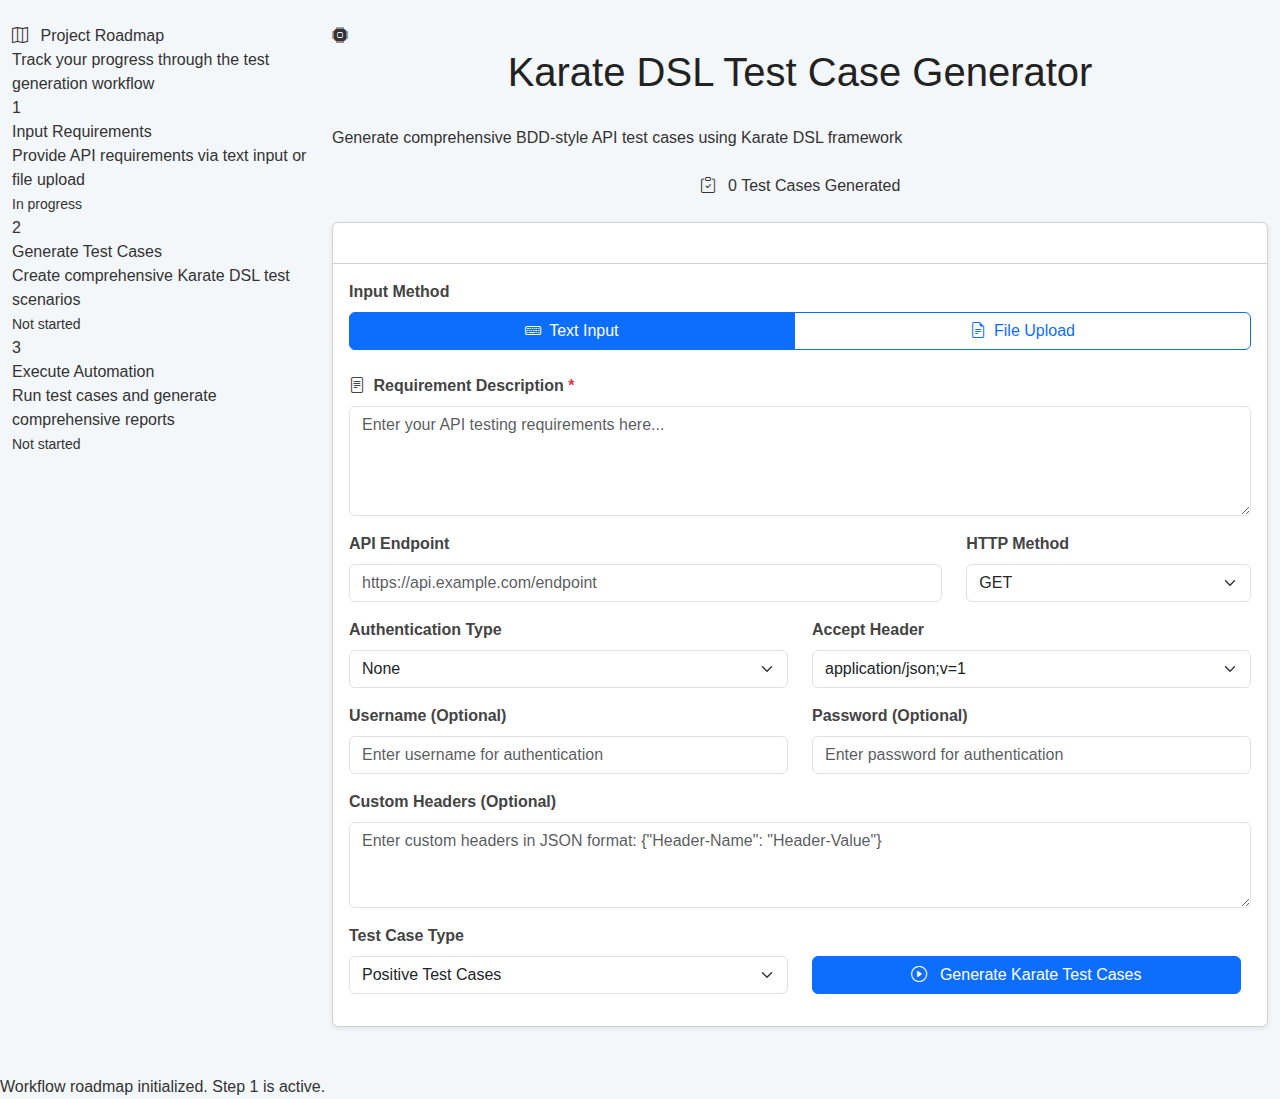
<file: static/index_new_backup_v10.html>
<!DOCTYPE html>
<html lang="en">
<head>
    <meta charset="UTF-8">
    <meta name="viewport" content="width=device-width, initial-scale=1.0">
    <title>Karate DSL Test Case Generator</title>
    <link href="https://cdn.jsdelivr.net/npm/bootstrap@5.3.3/dist/css/bootstrap.min.css" rel="stylesheet">
    <link href="https://cdn.jsdelivr.net/npm/bootstrap-icons@1.11.1/font/bootstrap-icons.css" rel="stylesheet">
    <link href="/static/styles.css" rel="stylesheet">
    <link href="/static/spinner.css" rel="stylesheet">
</head>
<body>
    <div class="container-fluid py-4">
        <!-- Roadmap Sidebar -->
        <div class="row">
            <div class="col-lg-3 mb-4">
                <div class="roadmap-sidebar">
                    <div class="roadmap-header">
                        <div class="roadmap-title">
                            <i class="roadmap-icon bi bi-map me-2"></i>
                            <span class="roadmap-text">Project Roadmap</span>
                        </div>
                        <div class="roadmap-subtitle">Track your progress through the test generation workflow</div>
                    </div>
                    <div class="roadmap-container">
                        <div class="roadmap-step" id="roadmapStep1" tabindex="0" role="button" aria-label="Step 1: Input Requirements">
                            <div class="step-indicator">
                                <div class="step-number">
                                    <span class="step-text">1</span>
                                    <i class="step-icon active-icon bi bi-play-fill" style="display: none;"></i>
                                    <i class="step-icon completed-icon bi bi-check" style="display: none;"></i>
                                    <i class="step-icon error-icon bi bi-x" style="display: none;"></i>
                                </div>
                                <div class="step-line"></div>
                            </div>
                            <div class="step-content">
                                <div class="step-title">Input Requirements</div>
                                <div class="step-description">Provide API requirements via text input or file upload</div>
                                <div class="step-status">
                                    <small class="status-text">Ready to start</small>
                                </div>
                            </div>
                        </div>
                        <div class="roadmap-step" id="roadmapStep2" tabindex="0" role="button" aria-label="Step 2: Generate Test Cases">
                            <div class="step-indicator">
                                <div class="step-number">
                                    <span class="step-text">2</span>
                                    <i class="step-icon active-icon bi bi-play-fill" style="display: none;"></i>
                                    <i class="step-icon completed-icon bi bi-check" style="display: none;"></i>
                                    <i class="step-icon error-icon bi bi-x" style="display: none;"></i>
                                </div>
                                <div class="step-line"></div>
                            </div>
                            <div class="step-content">
                                <div class="step-title">Generate Test Cases</div>
                                <div class="step-description">Create comprehensive Karate DSL test scenarios</div>
                                <div class="step-status">
                                    <small class="status-text">Not started</small>
                                </div>
                            </div>
                        </div>
                        <div class="roadmap-step" id="roadmapStep3" tabindex="0" role="button" aria-label="Step 3: Execute Automation">
                            <div class="step-indicator">
                                <div class="step-number">
                                    <span class="step-text">3</span>
                                    <i class="step-icon active-icon bi bi-play-fill" style="display: none;"></i>
                                    <i class="step-icon completed-icon bi bi-check" style="display: none;"></i>
                                    <i class="step-icon error-icon bi bi-x" style="display: none;"></i>
                                </div>
                            </div>
                            <div class="step-content">
                                <div class="step-title">Execute Automation</div>
                                <div class="step-description">Run test cases and generate comprehensive reports</div>
                                <div class="step-status">
                                    <small class="status-text">Not started</small>
                                </div>
                            </div>
                        </div>
                    </div>
                </div>
            </div>
            <div class="col-lg-9 main-content">
        <!-- Enhanced Header Banner -->
        <div class="header-banner mb-4">
            <div class="banner-decoration">
                <div class="decoration-circle circle-1"></div>
                <div class="decoration-circle circle-2"></div>
                <div class="decoration-circle circle-3"></div>
            </div>
            <div class="banner-content">
                <div class="banner-icon">
                    <i class="bi bi-cpu-fill"></i>
                </div>
                <div class="banner-text">
                    <h1 class="banner-title">Karate DSL Test Case Generator</h1>
                    <p class="banner-subtitle">Generate comprehensive BDD-style API test cases using Karate DSL framework</p>
                </div>
            </div>
        </div>

        <!-- Test Case Counter -->
        <div class="text-center mb-4">
            <div id="testCaseCounter" class="d-inline-block">
                <i class="bi bi-clipboard-check me-2"></i>
                <span id="testCaseCountNumber">0</span> Test Cases Generated
            </div>
        </div>

        <!-- Section 1: Input Controls and Configuration -->
        <div class="card shadow-sm mb-4">
            <div class="card-header bg-gradient text-white" style="background: linear-gradient(135deg, #667eea 0%, #764ba2 100%);">
                <h5 class="mb-0">
                    <i class="bi bi-1-circle-fill me-2"></i>
                    Input Configuration & Controls
                </h5>
            </div>
            <div class="card-body">
                <form id="testForm">
                    <div class="row">
                        <!-- Input Method Selection -->
                        <div class="col-md-12 mb-3">
                            <label class="form-label fw-bold">Input Method</label>
                            <div class="btn-group w-100" role="group">
                                <input type="radio" class="btn-check" name="inputMethod" id="textInput" value="text" checked>
                                <label class="btn btn-outline-primary" for="textInput">
                                    <i class="bi bi-keyboard me-1"></i> Text Input
                                </label>
                                <input type="radio" class="btn-check" name="inputMethod" id="fileInput" value="file">
                                <label class="btn btn-outline-primary" for="fileInput">
                                    <i class="bi bi-file-earmark-text me-1"></i> File Upload
                                </label>
                            </div>
                        </div>
                    </div>

                    <!-- Text Input Section -->
                    <div id="textInputSection">
                        <div class="mb-3">
                            <label for="requirement" class="form-label">
                                <i class="bi bi-file-text me-1"></i> Requirement Description
                                <span class="text-danger">*</span>
                            </label>
                            <textarea class="form-control" id="requirement" name="requirement" rows="4" 
                                placeholder="Enter your API testing requirements here..."></textarea>
                        </div>
                    </div>

                    <!-- File Upload Section -->
                    <div id="fileInputSection" style="display: none;">
                        <div class="mb-3">
                            <label for="requirementFile" class="form-label">
                                <i class="bi bi-cloud-upload me-1"></i> Upload Requirement File
                                <span class="text-danger">*</span>
                            </label>
                            <input class="form-control" type="file" id="requirementFile" name="file" accept=".txt,.doc,.docx,.pdf">
                            <div class="form-text">Supported formats: .txt, .doc, .docx, .pdf (Max: 5MB)</div>
                        </div>
                    </div>

                    <!-- API Configuration -->
                    <div class="row">
                        <div class="col-md-8 mb-3">
                            <label for="apiEndpoint" class="form-label">API Endpoint</label>
                            <input type="url" class="form-control" id="apiEndpoint" name="apiEndpoint" 
                                placeholder="https://api.example.com/endpoint">
                        </div>
                        <div class="col-md-4 mb-3">
                            <label for="apiMethod" class="form-label">HTTP Method</label>
                            <select class="form-select" id="apiMethod" name="apiMethod">
                                <option value="GET">GET</option>
                                <option value="POST">POST</option>
                                <option value="PUT">PUT</option>
                                <option value="DELETE">DELETE</option>
                                <option value="PATCH">PATCH</option>
                            </select>
                        </div>
                    </div>

                    <div class="row">
                        <div class="col-md-6 mb-3">
                            <label for="authType" class="form-label">Authentication Type</label>
                            <select class="form-select" id="authType" name="authType">
                                <option value="none">None</option>
                                <option value="basic">Basic Auth</option>
                                <option value="bearer">Bearer Token</option>
                                <option value="oauth">OAuth</option>
                                <option value="apikey">API Key</option>
                                <option value="digest">Digest Auth</option>
                                <option value="ntlm">NTLM</option>
                                <option value="aws">AWS Signature</option>
                                <option value="jwt">JWT Token</option>
                            </select>
                        </div>
                        <div class="col-md-6 mb-3">
                            <label for="acceptHeader" class="form-label">Accept Header</label>
                            <select class="form-select" id="acceptHeader" name="acceptHeader">
                                <option value="application/json">application/json;v=1</option>
                                <option value="application/json">application/json</option>
                                <option value="application/xml">application/xml</option>
                                <option value="text/plain">text/plain</option>
                                <option value="text/html">text/html</option>
                                <option value="application/x-www-form-urlencoded">application/x-www-form-urlencoded</option>
                                <option value="multipart/form-data">multipart/form-data</option>
                                <option value="*/*">*/*</option>
                            </select>
                        </div>
                    </div>

                    <div class="row">
                        <div class="col-md-6 mb-3">
                            <label for="username" class="form-label">Username (Optional)</label>
                            <input type="text" class="form-control" id="username" name="username" 
                                placeholder="Enter username for authentication">
                        </div>
                        <div class="col-md-6 mb-3">
                            <label for="password" class="form-label">Password (Optional)</label>
                            <input type="password" class="form-control" id="password" name="password" 
                                placeholder="Enter password for authentication">
                        </div>
                    </div>

                    <!-- Token field for Bearer, JWT, API Key authentication -->
                    <div class="row" id="tokenSection" style="display: none;">
                        <div class="col-md-12 mb-3">
                            <label for="token" class="form-label">Token/API Key</label>
                            <input type="text" class="form-control" id="token" name="token" 
                                placeholder="Enter your token or API key">
                        </div>
                    </div>

                    <!-- Additional Headers Section -->
                    <div class="mb-3">
                        <label for="customHeaders" class="form-label">Custom Headers (Optional)</label>
                        <textarea class="form-control" id="customHeaders" name="customHeaders" rows="3" 
                            placeholder="Enter custom headers in JSON format: {&quot;Header-Name&quot;: &quot;Header-Value&quot;}"></textarea>
                    </div>

                    <!-- Payload for POST/PUT/PATCH -->
                    <div class="mb-3" id="payloadSection" style="display: none;">
                        <label for="payload" class="form-label">Request Payload (JSON)</label>
                        <textarea class="form-control" id="payload" name="payload" rows="4" 
                            placeholder='{"key": "value"}'></textarea>
                    </div>

                    <!-- Resource ID for DELETE -->
                    <div class="mb-3" id="idSection" style="display: none;">
                        <label for="resourceId" class="form-label">Resource ID</label>
                        <input type="text" class="form-control" id="resourceId" name="resourceId" 
                            placeholder="Enter the ID of the resource to delete">
                    </div>

                    <div class="row">
                        <div class="col-md-6 mb-3">
                            <label for="operation" class="form-label">Test Case Type</label>
                            <select class="form-select" id="operation" name="operation">
                                <option value="Positive">Positive Test Cases</option>
                                <option value="Negative">Negative Test Cases</option>
                                <option value="Both">Both Positive & Negative</option>
                            </select>
                        </div>
                        <div class="col-md-6 mb-3 d-flex align-items-end">
                            <button type="submit" class="btn btn-primary w-100">
                                <i class="bi bi-play-circle me-2"></i> Generate Karate Test Cases
                            </button>
                        </div>
                    </div>
                </form>
            </div>
        </div>

        <!-- Section 2: Generated Test Cases Display -->
        <div class="card shadow-sm mb-4" id="testCasesSection" style="display: none;">
            <div class="card-header bg-success text-white">
                <h5 class="mb-0">
                    <i class="bi bi-2-circle-fill me-2"></i>
                    Generated Karate Test Cases
                </h5>
            </div>
            <div class="card-body">
                <div id="testCasesContent">
                    <!-- Generated test cases will be displayed here -->
                </div>
                <div class="mt-3">
                    <button class="btn btn-outline-primary me-2" id="copyTestCasesBtn">
                        <i class="bi bi-clipboard me-1"></i> Copy Test Cases
                    </button>
                    <button class="btn btn-outline-success" id="downloadTestCasesBtn">
                        <i class="bi bi-download me-1"></i> Download Feature File
                    </button>
                </div>
            </div>
        </div>

        <!-- Section 3: Karate Automation Controls -->
        <div class="card shadow-sm mb-4" id="automationSection" style="display: none;">
            <div class="card-header bg-warning text-dark">
                <h5 class="mb-0">
                    <i class="bi bi-3-circle-fill me-2"></i>
                    Karate Automation Controls
                </h5>
            </div>
            <div class="card-body">
                <p class="text-muted mb-3">Run the generated Karate test cases against your API endpoint</p>
                <div class="d-grid gap-2 d-md-flex">
                    <button class="btn btn-warning btn-lg" id="runKarateBtn">
                        <i class="bi bi-gear-fill me-2"></i> Run Karate Automation
                    </button>
                    <button class="btn btn-success" id="downloadReportBtn" style="display: none;">
                        <i class="bi bi-download me-2"></i> Download Report
                    </button>
                    <button class="btn btn-outline-secondary" id="clearResultsBtn">
                        <i class="bi bi-trash me-2"></i> Clear Results
                    </button>
                </div>
                
                <!-- Results Container -->
                <div id="resultsContainer" style="display: none;" class="mt-4">
                    <!-- Test Summary -->
                    <div id="testSummary" class="row text-center mb-4">
                        <div class="col-md-3">
                            <div class="p-3 border rounded filter-tile" id="totalTestsTile" 
                                 role="button" tabindex="0" title="Show all test results">
                                <div class="h4 text-primary mb-1" id="totalTests">0</div>
                                <div class="small text-muted">Total Tests</div>
                            </div>
                        </div>
                        <div class="col-md-3">
                            <div class="p-3 border rounded filter-tile" id="passedTestsTile" 
                                 role="button" tabindex="0" title="Show only passed test results">
                                <div class="h4 text-success mb-1" id="passedTests">0</div>
                                <div class="small text-muted">Passed</div>
                            </div>
                        </div>
                        <div class="col-md-3">
                            <div class="p-3 border rounded filter-tile" id="failedTestsTile" 
                                 role="button" tabindex="0" title="Show only failed test results">
                                <div class="h4 text-danger mb-1" id="failedTests">0</div>
                                <div class="small text-muted">Failed</div>
                            </div>
                        </div>
                        <div class="col-md-3">
                            <div class="p-3 border rounded filter-tile" id="successRateTile" 
                                 role="button" tabindex="0" title="Show all test results">
                                <div class="h4 text-info mb-1" id="successRate">0%</div>
                                <div class="small text-muted">Success Rate</div>
                            </div>
                        </div>
                    </div>

                    <!-- Filter Status Indicator -->
                    <div id="filterStatus" class="filter-status" style="display: none;">
                        Showing: <span id="filterText">All Results</span>
                        <button class="filter-clear-btn" title="Clear filter">×</button>
                    </div>

                    <!-- Test Results Table -->
                    <div class="table-responsive mb-4 test-results-container" id="testResultsContainer">
                        <table class="table table-hover" id="testResultsTable">
                            <thead class="table-dark">
                                <tr>
                                    <th>Test Scenario</th>
                                    <th>Status</th>
                                    <th>Status Code</th>
                                    <th>Details</th>
                                    <th>View Response</th>
                                </tr>
                            </thead>
                            <tbody id="testResultsBody">
                                <!-- Test results will be populated here -->
                            </tbody>
                        </table>
                    </div>
                </div>
            </div>
        </div>

        <!-- Section 4: Script Execution Results -->
        <div class="card shadow-sm" id="resultsSection" style="display: none;">
            <div class="card-header bg-info text-white">
                <h5 class="mb-0">
                    <i class="bi bi-4-circle-fill me-2"></i>
                    Script Execution Results
                </h5>
            </div>
            <div class="card-body">
                <!-- Test Summary -->
                <div id="testSummary" class="row text-center mb-4">
                    <div class="col-md-3">
                        <div class="p-3 border rounded filter-tile" id="totalTestsTile" 
                             role="button" tabindex="0" title="Show all test results">
                            <div class="h4 text-primary mb-1" id="totalTests">0</div>
                            <div class="small text-muted">Total Tests</div>
                        </div>
                    </div>
                    <div class="col-md-3">
                        <div class="p-3 border rounded filter-tile" id="passedTestsTile" 
                             role="button" tabindex="0" title="Show only passed test results">
                            <div class="h4 text-success mb-1" id="passedTests">0</div>
                            <div class="small text-muted">Passed</div>
                        </div>
                    </div>
                    <div class="col-md-3">
                        <div class="p-3 border rounded filter-tile" id="failedTestsTile" 
                             role="button" tabindex="0" title="Show only failed test results">
                            <div class="h4 text-danger mb-1" id="failedTests">0</div>
                            <div class="small text-muted">Failed</div>
                        </div>
                    </div>
                    <div class="col-md-3">
                        <div class="p-3 border rounded filter-tile" id="successRateTile" 
                             role="button" tabindex="0" title="Show all test results">
                            <div class="h4 text-info mb-1" id="successRate">0%</div>
                            <div class="small text-muted">Success Rate</div>
                        </div>
                    </div>
                </div>

                <!-- Filter Status Indicator -->
                <div id="filterStatus" class="filter-status" style="display: none;">
                    Showing: <span id="filterText">All Results</span>
                    <button class="filter-clear-btn" title="Clear filter">×</button>
                </div>

                <!-- Test Results Table -->
                <div class="table-responsive mb-4 test-results-container" id="testResultsContainer">
                    <table class="table table-hover" id="testResultsTable">
                        <thead class="table-dark">
                        <thead class="table-dark">
                            <tr>
                                <th>Test Scenario</th>
                                <th>Status</th>
                                <th>Status Code</th>
                                <th>Details</th>
                                <th>View Response</th>
                            </tr>
                        </thead>
                        <tbody id="testResultsBody">
                            <!-- Test results will be populated here -->
                        </tbody>
                    </table>
                </div>

                <!-- Generated Feature File -->
                <div class="mb-3">
                    <h6>Generated Karate Feature File:</h6>
                    <div class="position-relative">
                        <button class="btn btn-sm btn-outline-secondary position-absolute top-0 end-0 m-2" id="copyFeatureBtn">
                            <i class="bi bi-clipboard"></i> Copy
                        </button>
                        <pre id="featureFileContent" class="bg-light p-3 rounded border" style="max-height: 400px; overflow-y: auto;"></pre>
                    </div>
                </div>
            </div>
        </div>
        </div>
    </div>
    </div>

    <!-- Screen Reader Announcements -->
    <div id="sr-announcements" class="sr-only" aria-live="polite" aria-atomic="true"></div>

    <!-- Response Modal -->
    <div class="modal fade" id="responseModal" tabindex="-1">
        <div class="modal-dialog modal-xl">
            <div class="modal-content">
                <div class="modal-header">
                    <h5 class="modal-title" id="responseModalTitle">API Request & Response</h5>
                    <button type="button" class="btn-close" data-bs-dismiss="modal"></button>
                </div>
                <div class="modal-body">
                    <!-- Test Scenario Section -->
                    <div class="mb-4">
                        <h6 class="text-info fw-bold mb-2">
                            <i class="bi bi-play-circle me-2"></i>Test Scenario
                        </h6>
                        <div class="card bg-light border-info">
                            <div class="card-header bg-info bg-opacity-10 border-info">
                                <a class="text-decoration-none text-info fw-bold" data-bs-toggle="collapse" 
                                   href="#testScenarioCollapse" role="button" aria-expanded="false" 
                                   aria-controls="testScenarioCollapse" id="testScenarioLink">
                                    <i class="bi bi-chevron-right me-1" id="testScenarioIcon"></i>
                                    <span id="testScenarioName">Test Scenario Name</span>
                                </a>
                            </div>
                            <div class="collapse" id="testScenarioCollapse">
                                <div class="card-body">
                                    <div id="testScenarioContent" class="bg-white p-3 rounded border">
                                        <!-- Test scenario content will be loaded here -->
                                    </div>
                                </div>
                            </div>
                        </div>
                    </div>
                    
                    <!-- Request Container -->
                    <div class="mb-4">
                        <h6 class="text-primary fw-bold mb-3">
                            <i class="bi bi-arrow-up-circle me-2"></i>Request Details
                        </h6>
                        <div id="requestModalContent" class="border rounded p-3 bg-light">
                            <!-- Request content will be loaded here -->
                        </div>
                    </div>
                    
                    <!-- Response Container -->
                    <div class="mb-3">
                        <h6 class="text-success fw-bold mb-3">
                            <i class="bi bi-arrow-down-circle me-2"></i>Response Details
                        </h6>
                        <div id="responseModalContent" class="border rounded p-3 bg-light">
                            <!-- Response content will be loaded here -->
                        </div>
                    </div>
                </div>
                <div class="modal-footer">
                    <button type="button" class="btn btn-outline-primary" id="copyResponseBtn">
                        <i class="bi bi-clipboard"></i> Copy Response
                    </button>
                    <button type="button" class="btn btn-outline-info" id="copyRequestBtn">
                        <i class="bi bi-clipboard-plus"></i> Copy Request
                    </button>
                    <button type="button" class="btn btn-secondary" data-bs-dismiss="modal">Close</button>
                </div>
            </div>
        </div>
    </div>

    <!-- Loading Modal -->
    <div class="modal fade" id="loadingModal" tabindex="-1" data-bs-backdrop="static" data-bs-keyboard="false">
        <div class="modal-dialog modal-dialog-centered">
            <div class="modal-content border-0 shadow-lg">
                <div class="modal-body text-center py-5">
                    <div class="spinner-border text-primary mb-3" style="width: 3rem; height: 3rem;" role="status">
                        <span class="visually-hidden">Loading...</span>
                    </div>
                    <h4 class="text-primary mb-2" id="loadingTitle">Running Karate Automation</h4>
                    <p class="text-muted mb-0" id="loadingMessage">Executing test scenarios and generating results...</p>
                    <div class="progress mt-3" style="height: 6px;">
                        <div class="progress-bar progress-bar-striped progress-bar-animated" 
                             role="progressbar" style="width: 0%" id="loadingProgress"></div>
                    </div>
                    <small class="text-muted mt-2 d-block" id="loadingSubtext">This may take a few moments</small>
                </div>
            </div>
        </div>
    </div>

    <!-- Alert Container -->
    <div id="alertContainer" class="position-fixed top-0 end-0 p-3" style="z-index: 1050;"></div>

    <script src="https://cdn.jsdelivr.net/npm/bootstrap@5.3.3/dist/js/bootstrap.bundle.min.js"></script>
    <script src="/static/script_new.js?v=10"></script>
</body>
</html>
</file>
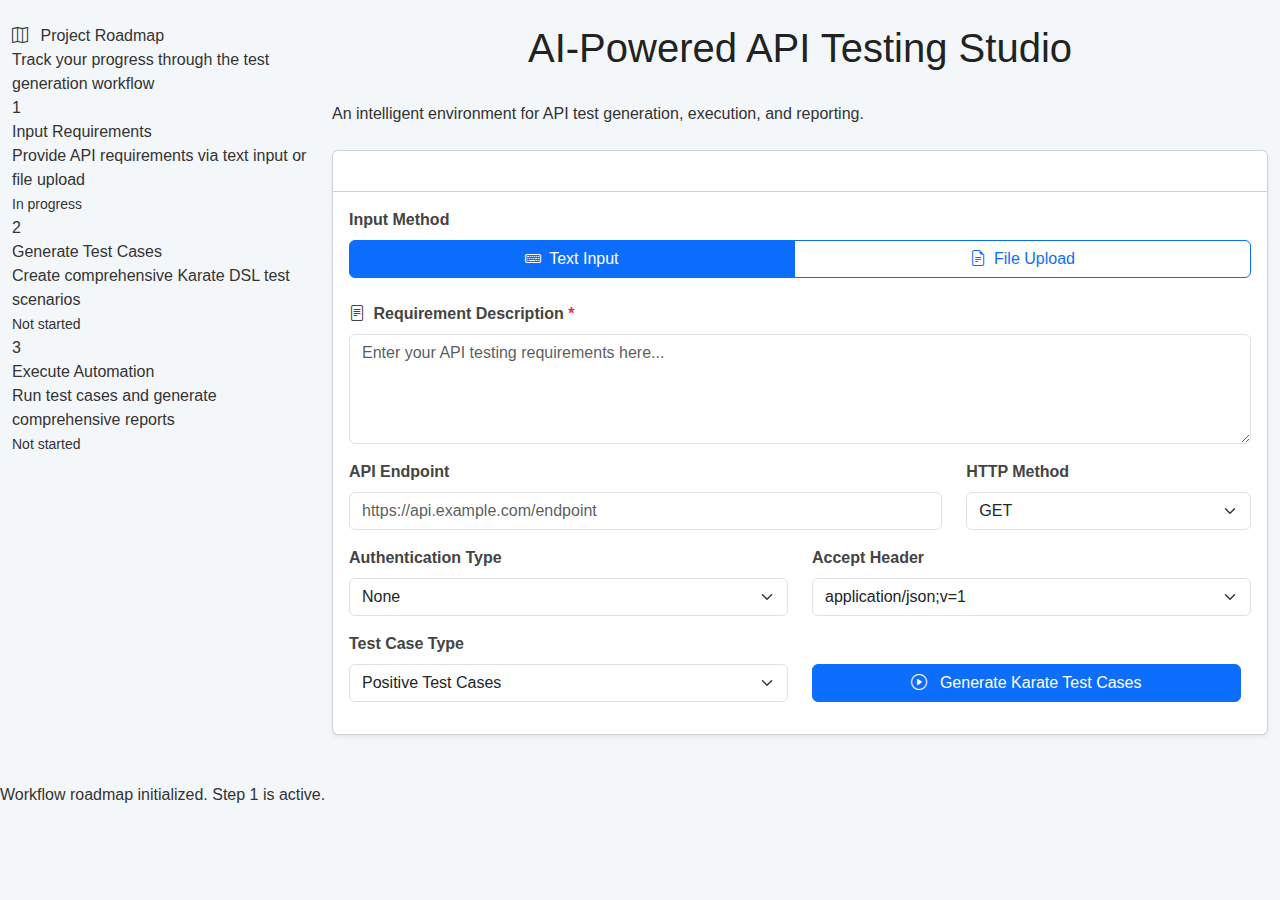
<file: static/index_new_backup_v11.html>
<!DOCTYPE html>
<html lang="en">
<head>
    <meta charset="UTF-8">
    <meta name="viewport" content="width=device-width, initial-scale=1.0">
    <title>AI-Powered API Testing Studio</title>
    <link rel="icon" type="image/svg+xml" href="data:image/svg+xml,%3csvg xmlns='http://www.w3.org/2000/svg' fill='%23007bff' viewBox='0 0 16 16'%3e%3cpath d='M6.5 6a.5.5 0 0 0-.5.5v3a.5.5 0 0 0 .5.5h3a.5.5 0 0 0 .5-.5v-3a.5.5 0 0 0-.5-.5zM8 7a.5.5 0 0 1 .5.5v1a.5.5 0 0 1-.5.5h-1a.5.5 0 0 1-.5-.5v-1A.5.5 0 0 1 7 7zm-3.5.5A1.5 1.5 0 0 1 6 6h4a1.5 1.5 0 0 1 1.5 1.5v3A1.5 1.5 0 0 1 10 12H6a1.5 1.5 0 0 1-1.5-1.5zM5 2.5A2.5 2.5 0 0 1 7.5 0h1A2.5 2.5 0 0 1 11 2.5V3h.5A1.5 1.5 0 0 1 13 4.5v7a1.5 1.5 0 0 1-1.5 1.5h-7A1.5 1.5 0 0 1 3 11.5v-7A1.5 1.5 0 0 1 4.5 3H5zM6 2.5v.5h4v-.5A1.5 1.5 0 0 0 8.5 1h-1A1.5 1.5 0 0 0 6 2.5M4.5 4a.5.5 0 0 0-.5.5v7a.5.5 0 0 0 .5.5h7a.5.5 0 0 0 .5-.5v-7a.5.5 0 0 0-.5-.5z'/%3e%3c/svg%3e">
    <link href="https://cdn.jsdelivr.net/npm/bootstrap@5.3.3/dist/css/bootstrap.min.css" rel="stylesheet">
    <link href="https://cdn.jsdelivr.net/npm/bootstrap-icons@1.11.1/font/bootstrap-icons.css" rel="stylesheet">
    <link href="/static/styles.css" rel="stylesheet">
    <link href="/static/spinner.css" rel="stylesheet">
</head>
<body>
    <div class="container-fluid py-4">
        <!-- Roadmap Sidebar -->
        <div class="row">
            <div class="col-lg-3 mb-4">
                <div class="roadmap-sidebar">
                    <div class="roadmap-header">
                        <div class="roadmap-title">
                            <i class="roadmap-icon bi bi-map me-2"></i>
                            <span class="roadmap-text">Project Roadmap</span>
                        </div>
                        <div class="roadmap-subtitle">Track your progress through the test generation workflow</div>
                    </div>
                    <div class="roadmap-container">
                        <div class="roadmap-step" id="roadmapStep1" tabindex="0" role="button" aria-label="Step 1: Input Requirements">
                            <div class="step-indicator">
                                <div class="step-number">
                                    <span class="step-text">1</span>
                                    <i class="step-icon active-icon bi bi-play-fill" style="display: none;"></i>
                                    <i class="step-icon completed-icon bi bi-check" style="display: none;"></i>
                                    <i class="step-icon error-icon bi bi-x" style="display: none;"></i>
                                </div>
                                <div class="step-line"></div>
                            </div>
                            <div class="step-content">
                                <div class="step-title">Input Requirements</div>
                                <div class="step-description">Provide API requirements via text input or file upload</div>
                                <div class="step-status">
                                    <small class="status-text">Ready to start</small>
                                </div>
                            </div>
                        </div>
                        <div class="roadmap-step" id="roadmapStep2" tabindex="0" role="button" aria-label="Step 2: Generate Test Cases">
                            <div class="step-indicator">
                                <div class="step-number">
                                    <span class="step-text">2</span>
                                    <i class="step-icon active-icon bi bi-play-fill" style="display: none;"></i>
                                    <i class="step-icon completed-icon bi bi-check" style="display: none;"></i>
                                    <i class="step-icon error-icon bi bi-x" style="display: none;"></i>
                                </div>
                                <div class="step-line"></div>
                            </div>
                            <div class="step-content">
                                <div class="step-title">Generate Test Cases</div>
                                <div class="step-description">Create comprehensive Karate DSL test scenarios</div>
                                <div class="step-status">
                                    <small class="status-text">Not started</small>
                                </div>
                            </div>
                        </div>
                        <div class="roadmap-step" id="roadmapStep3" tabindex="0" role="button" aria-label="Step 3: Execute Automation">
                            <div class="step-indicator">
                                <div class="step-number">
                                    <span class="step-text">3</span>
                                    <i class="step-icon active-icon bi bi-play-fill" style="display: none;"></i>
                                    <i class="step-icon completed-icon bi bi-check" style="display: none;"></i>
                                    <i class="step-icon error-icon bi bi-x" style="display: none;"></i>
                                </div>
                            </div>
                            <div class="step-content">
                                <div class="step-title">Execute Automation</div>
                                <div class="step-description">Run test cases and generate comprehensive reports</div>
                                <div class="step-status">
                                    <small class="status-text">Not started</small>
                                </div>
                            </div>
                        </div>
                    </div>
                </div>
            </div>
            <div class="col-lg-9 main-content">
        <!-- Enhanced Header Banner -->
        <div class="header-banner mb-4">
            <div class="banner-decoration">
                <div class="decoration-circle circle-1"></div>
                <div class="decoration-circle circle-2"></div>
                <div class="decoration-circle circle-3"></div>
            </div>
            <div class="banner-content">
                <div class="banner-text">
                    <h1 class="banner-title">AI-Powered API Testing Studio</h1>
                    <p class="banner-subtitle">An intelligent environment for API test generation, execution, and reporting.</p>
                </div>
            </div>
        </div>

        <!-- Section 1: Input Controls and Configuration -->
        <div class="card shadow-sm mb-4">
            <div class="card-header bg-gradient text-white" style="background: linear-gradient(135deg, #667eea 0%, #764ba2 100%);">
                <h5 class="mb-0">
                    <i class="bi bi-1-circle-fill me-2"></i>
                    Input Configuration & Controls
                </h5>
            </div>
            <div class="card-body">
                <form id="testForm">
                    <div class="row">
                        <!-- Input Method Selection -->
                        <div class="col-md-12 mb-3">
                            <label class="form-label fw-bold">Input Method</label>
                            <div class="btn-group w-100" role="group">
                                <input type="radio" class="btn-check" name="inputMethod" id="textInput" value="text" checked>
                                <label class="btn btn-outline-primary" for="textInput">
                                    <i class="bi bi-keyboard me-1"></i> Text Input
                                </label>
                                <input type="radio" class="btn-check" name="inputMethod" id="fileInput" value="file">
                                <label class="btn btn-outline-primary" for="fileInput">
                                    <i class="bi bi-file-earmark-text me-1"></i> File Upload
                                </label>
                            </div>
                        </div>
                    </div>

                    <!-- Text Input Section -->
                    <div id="textInputSection">
                        <div class="mb-3">
                            <label for="requirement" class="form-label">
                                <i class="bi bi-file-text me-1"></i> Requirement Description
                                <span class="text-danger">*</span>
                            </label>
                            <textarea class="form-control" id="requirement" name="requirement" rows="4" 
                                placeholder="Enter your API testing requirements here..."></textarea>
                        </div>
                    </div>

                    <!-- File Upload Section -->
                    <div id="fileInputSection" style="display: none;">
                        <div class="mb-3">
                            <label for="requirementFile" class="form-label">
                                <i class="bi bi-cloud-upload me-1"></i> Upload Requirement File
                                <span class="text-danger">*</span>
                            </label>
                            <input class="form-control" type="file" id="requirementFile" name="file" accept=".txt,.doc,.docx,.pdf">
                            <div class="form-text">Supported formats: .txt, .doc, .docx, .pdf (Max: 5MB)</div>
                        </div>
                    </div>

                    <!-- API Configuration -->
                    <div class="row">
                        <div class="col-md-8 mb-3">
                            <label for="apiEndpoint" class="form-label">API Endpoint</label>
                            <input type="url" class="form-control" id="apiEndpoint" name="apiEndpoint" 
                                placeholder="https://api.example.com/endpoint">
                        </div>
                        <div class="col-md-4 mb-3">
                            <label for="apiMethod" class="form-label">HTTP Method</label>
                            <select class="form-select" id="apiMethod" name="apiMethod">
                                <option value="GET">GET</option>
                                <option value="POST">POST</option>
                                <option value="PUT">PUT</option>
                                <option value="DELETE">DELETE</option>
                                <option value="PATCH">PATCH</option>
                            </select>
                        </div>
                    </div>

                    <div class="row">
                        <div class="col-md-6 mb-3">
                            <label for="authType" class="form-label">Authentication Type</label>
                            <select class="form-select" id="authType" name="authType">
                                <option value="none">None</option>
                                <option value="basic">Basic Auth</option>
                                <option value="bearer">Base64</option>
                                <option value="oauth">OAuth</option>
                            </select>
                        </div>
                        <div class="col-md-6 mb-3">
                            <label for="acceptHeader" class="form-label">Accept Header</label>
                            <select class="form-select" id="acceptHeader" name="acceptHeader">
                                <option value="application/json">application/json;v=1</option>
                                <option value="application/json">application/json</option>
                                <option value="application/xml">application/xml</option>
                                <option value="text/plain">text/plain</option>
                                <option value="text/html">text/html</option>
                                <option value="application/x-www-form-urlencoded">application/x-www-form-urlencoded</option>
                                <option value="multipart/form-data">multipart/form-data</option>
                                <option value="*/*">*/*</option>
                            </select>
                        </div>
                    </div>

                    <!-- Authentication Fields - Dynamic Visibility -->
                    <!-- Username/Password for Basic Auth -->
                    <div class="row" id="basicAuthSection" style="display: none;">
                        <div class="col-md-6 mb-3">
                            <label for="username" class="form-label">Username</label>
                            <input type="text" class="form-control" id="username" name="username" 
                                placeholder="Enter username for authentication">
                        </div>
                        <div class="col-md-6 mb-3">
                            <label for="password" class="form-label">Password</label>
                            <input type="password" class="form-control" id="password" name="password" 
                                placeholder="Enter password for authentication">
                        </div>
                    </div>

                    <!-- Token field for Base64/Bearer authentication -->
                    <div class="row" id="tokenSection" style="display: none;">
                        <div class="col-md-12 mb-3">
                            <label for="token" class="form-label">Token/API Key</label>
                            <input type="text" class="form-control" id="token" name="token" 
                                placeholder="Enter your token or API key">
                        </div>
                    </div>

                    <!-- Dynamic Content Section - Custom Headers/Payload/ID -->
                    <!-- Custom Headers for GET -->
                    <div class="mb-3" id="customHeadersSection" style="display: none;">
                        <label for="customHeaders" class="form-label">Custom Headers (Optional)</label>
                        <textarea class="form-control" id="customHeaders" name="customHeaders" rows="3" 
                            placeholder="Enter custom headers in JSON format: {&quot;Header-Name&quot;: &quot;Header-Value&quot;}"></textarea>
                    </div>

                    <!-- Payload for POST/PUT/PATCH -->
                    <div class="mb-3" id="payloadSection" style="display: none;">
                        <label for="payload" class="form-label" id="payloadLabel">Request Payload (JSON)</label>
                        <textarea class="form-control" id="payload" name="payload" rows="4" 
                            placeholder='{"key": "value"}'></textarea>
                    </div>

                    <!-- Resource ID for DELETE -->
                    <div class="mb-3" id="idSection" style="display: none;">
                        <label for="resourceId" class="form-label">Resource ID</label>
                        <input type="text" class="form-control" id="resourceId" name="resourceId" 
                            placeholder="Enter the ID of the resource to delete">
                    </div>

                    <div class="row">
                        <div class="col-md-6 mb-3">
                            <label for="operation" class="form-label">Test Case Type</label>
                            <select class="form-select" id="operation" name="operation">
                                <option value="Positive">Positive Test Cases</option>
                                <option value="Negative">Negative Test Cases</option>
                                <option value="Both">Both Positive & Negative</option>
                            </select>
                        </div>
                        <div class="col-md-6 mb-3 d-flex align-items-end">
                            <button type="submit" class="btn btn-primary w-100">
                                <i class="bi bi-play-circle me-2"></i> Generate Karate Test Cases
                            </button>
                        </div>
                    </div>
                </form>
            </div>
        </div>

        <!-- Section 2: Generated Test Cases Display -->
        <div class="card shadow-sm mb-4" id="testCasesSection" style="display: none;">
            <div class="card-header bg-success text-white">
                <h5 class="mb-0 d-flex justify-content-between align-items-center">
                    <span>
                        <i class="bi bi-2-circle-fill me-2"></i>
                        Generated Karate Test Cases
                    </span>
                    <span class="badge bg-light text-dark fs-6" id="testCaseCounter">
                        <i class="bi bi-clipboard-check me-1"></i>
                        <span id="testCaseCountNumber">0</span> Generated
                    </span>
                </h5>
            </div>
            <div class="card-body">
                <div id="testCasesContent">
                    <!-- Generated test cases will be displayed here -->
                </div>
                <div class="mt-3">
                    <button class="btn btn-outline-primary me-2" id="copyTestCasesBtn">
                        <i class="bi bi-clipboard me-1"></i> Copy Test Cases
                    </button>
                    <button class="btn btn-outline-success" id="downloadTestCasesBtn">
                        <i class="bi bi-download me-1"></i> Download Feature File
                    </button>
                </div>
            </div>
        </div>

        <!-- Section 3: Karate Automation Controls -->
        <div class="card shadow-sm mb-4" id="automationSection" style="display: none;">
            <div class="card-header bg-warning text-dark">
                <h5 class="mb-0">
                    <i class="bi bi-3-circle-fill me-2"></i>
                    Karate Automation Controls
                </h5>
            </div>
            <div class="card-body">
                <p class="text-muted mb-3">Run the generated Karate test cases against your API endpoint</p>
                <div class="d-grid gap-2 d-md-flex">
                    <button class="btn btn-warning btn-lg" id="runKarateBtn">
                        <i class="bi bi-gear-fill me-2"></i> Run Karate Automation
                    </button>
                    <button class="btn btn-success" id="downloadReportBtn" style="display: none;">
                        <i class="bi bi-download me-2"></i> Download Report
                    </button>
                    <button class="btn btn-outline-secondary" id="clearResultsBtn">
                        <i class="bi bi-trash me-2"></i> Clear Results
                    </button>
                </div>
                
                <!-- Results Container -->
                <div id="resultsContainer" style="display: none;" class="mt-4">
                    <!-- Test Summary -->
                    <div id="testSummary" class="row text-center mb-4">
                        <div class="col-md-3">
                            <div class="p-3 border rounded filter-tile" id="totalTestsTile" 
                                 role="button" tabindex="0" title="Show all test results">
                                <div class="h4 text-primary mb-1" id="totalTests">0</div>
                                <div class="small text-muted">Total Tests</div>
                            </div>
                        </div>
                        <div class="col-md-3">
                            <div class="p-3 border rounded filter-tile" id="passedTestsTile" 
                                 role="button" tabindex="0" title="Show only passed test results">
                                <div class="h4 text-success mb-1" id="passedTests">0</div>
                                <div class="small text-muted">Passed</div>
                            </div>
                        </div>
                        <div class="col-md-3">
                            <div class="p-3 border rounded filter-tile" id="failedTestsTile" 
                                 role="button" tabindex="0" title="Show only failed test results">
                                <div class="h4 text-danger mb-1" id="failedTests">0</div>
                                <div class="small text-muted">Failed</div>
                            </div>
                        </div>
                        <div class="col-md-3">
                            <div class="p-3 border rounded filter-tile" id="successRateTile" 
                                 role="button" tabindex="0" title="Show all test results">
                                <div class="h4 text-info mb-1" id="successRate">0%</div>
                                <div class="small text-muted">Success Rate</div>
                            </div>
                        </div>
                    </div>

                    <!-- Filter Status Indicator -->
                    <div id="filterStatus" class="filter-status" style="display: none;">
                        Showing: <span id="filterText">All Results</span>
                        <button class="filter-clear-btn" title="Clear filter">×</button>
                    </div>

                    <!-- Test Results Table -->
                    <div class="table-responsive mb-4 test-results-container" id="testResultsContainer">
                        <table class="table table-hover" id="testResultsTable">
                            <thead class="table-dark">
                                <tr>
                                    <th>Test Scenario</th>
                                    <th>Status</th>
                                    <th>Status Code</th>
                                    <th>Details</th>
                                    <th>View Response</th>
                                </tr>
                            </thead>
                            <tbody id="testResultsBody">
                                <!-- Test results will be populated here -->
                            </tbody>
                        </table>
                    </div>
                </div>
            </div>
        </div>

        <!-- Section 4: Script Execution Results -->
        <div class="card shadow-sm" id="resultsSection" style="display: none;">
            <div class="card-header bg-info text-white">
                <h5 class="mb-0">
                    <i class="bi bi-4-circle-fill me-2"></i>
                    Script Execution Results
                </h5>
            </div>
            <div class="card-body">
                <!-- Test Summary -->
                <div id="testSummary" class="row text-center mb-4">
                    <div class="col-md-3">
                        <div class="p-3 border rounded filter-tile" id="totalTestsTile" 
                             role="button" tabindex="0" title="Show all test results">
                            <div class="h4 text-primary mb-1" id="totalTests">0</div>
                            <div class="small text-muted">Total Tests</div>
                        </div>
                    </div>
                    <div class="col-md-3">
                        <div class="p-3 border rounded filter-tile" id="passedTestsTile" 
                             role="button" tabindex="0" title="Show only passed test results">
                            <div class="h4 text-success mb-1" id="passedTests">0</div>
                            <div class="small text-muted">Passed</div>
                        </div>
                    </div>
                    <div class="col-md-3">
                        <div class="p-3 border rounded filter-tile" id="failedTestsTile" 
                             role="button" tabindex="0" title="Show only failed test results">
                            <div class="h4 text-danger mb-1" id="failedTests">0</div>
                            <div class="small text-muted">Failed</div>
                        </div>
                    </div>
                    <div class="col-md-3">
                        <div class="p-3 border rounded filter-tile" id="successRateTile" 
                             role="button" tabindex="0" title="Show all test results">
                            <div class="h4 text-info mb-1" id="successRate">0%</div>
                            <div class="small text-muted">Success Rate</div>
                        </div>
                    </div>
                </div>

                <!-- Filter Status Indicator -->
                <div id="filterStatus" class="filter-status" style="display: none;">
                    Showing: <span id="filterText">All Results</span>
                    <button class="filter-clear-btn" title="Clear filter">×</button>
                </div>

                <!-- Test Results Table -->
                <div class="table-responsive mb-4 test-results-container" id="testResultsContainer">
                    <table class="table table-hover" id="testResultsTable">
                        <thead class="table-dark">
                        <thead class="table-dark">
                            <tr>
                                <th>Test Scenario</th>
                                <th>Status</th>
                                <th>Status Code</th>
                                <th>Details</th>
                                <th>View Response</th>
                            </tr>
                        </thead>
                        <tbody id="testResultsBody">
                            <!-- Test results will be populated here -->
                        </tbody>
                    </table>
                </div>

                <!-- Generated Feature File -->
                <div class="mb-3">
                    <h6>Generated Karate Feature File:</h6>
                    <div class="position-relative">
                        <button class="btn btn-sm btn-outline-secondary position-absolute top-0 end-0 m-2" id="copyFeatureBtn">
                            <i class="bi bi-clipboard"></i> Copy
                        </button>
                        <pre id="featureFileContent" class="bg-light p-3 rounded border" style="max-height: 400px; overflow-y: auto;"></pre>
                    </div>
                </div>
            </div>
        </div>
        </div>
    </div>
    </div>

    <!-- Screen Reader Announcements -->
    <div id="sr-announcements" class="sr-only" aria-live="polite" aria-atomic="true"></div>

    <!-- Response Modal -->
    <div class="modal fade" id="responseModal" tabindex="-1">
        <div class="modal-dialog modal-xl">
            <div class="modal-content">
                <div class="modal-header">
                    <h5 class="modal-title" id="responseModalTitle">API Request & Response</h5>
                    <button type="button" class="btn-close" data-bs-dismiss="modal"></button>
                </div>
                <div class="modal-body">
                    <!-- Test Scenario Section -->
                    <div class="mb-4">
                        <h6 class="text-info fw-bold mb-2">
                            <i class="bi bi-play-circle me-2"></i>Test Scenario
                        </h6>
                        <div class="card bg-light border-info">
                            <div class="card-header bg-info bg-opacity-10 border-info">
                                <a class="text-decoration-none text-info fw-bold" data-bs-toggle="collapse" 
                                   href="#testScenarioCollapse" role="button" aria-expanded="false" 
                                   aria-controls="testScenarioCollapse" id="testScenarioLink">
                                    <i class="bi bi-chevron-right me-1" id="testScenarioIcon"></i>
                                    <span id="testScenarioName">Test Scenario Name</span>
                                </a>
                            </div>
                            <div class="collapse" id="testScenarioCollapse">
                                <div class="card-body">
                                    <div id="testScenarioContent" class="bg-white p-3 rounded border">
                                        <!-- Test scenario content will be loaded here -->
                                    </div>
                                </div>
                            </div>
                        </div>
                    </div>
                    
                    <!-- Request Container -->
                    <div class="mb-4">
                        <h6 class="text-primary fw-bold mb-3">
                            <i class="bi bi-arrow-up-circle me-2"></i>Request Details
                        </h6>
                        <div id="requestModalContent" class="border rounded p-3 bg-light">
                            <!-- Request content will be loaded here -->
                        </div>
                    </div>
                    
                    <!-- Response Container -->
                    <div class="mb-3">
                        <h6 class="text-success fw-bold mb-3">
                            <i class="bi bi-arrow-down-circle me-2"></i>Response Details
                        </h6>
                        <div id="responseModalContent" class="border rounded p-3 bg-light">
                            <!-- Response content will be loaded here -->
                        </div>
                    </div>
                </div>
                <div class="modal-footer">
                    <button type="button" class="btn btn-outline-primary" id="copyResponseBtn">
                        <i class="bi bi-clipboard"></i> Copy Response
                    </button>
                    <button type="button" class="btn btn-outline-info" id="copyRequestBtn">
                        <i class="bi bi-clipboard-plus"></i> Copy Request
                    </button>
                    <button type="button" class="btn btn-secondary" data-bs-dismiss="modal">Close</button>
                </div>
            </div>
        </div>
    </div>

    <!-- Loading Modal -->
    <div class="modal fade" id="loadingModal" tabindex="-1" data-bs-backdrop="static" data-bs-keyboard="false">
        <div class="modal-dialog modal-dialog-centered">
            <div class="modal-content border-0 shadow-lg">
                <div class="modal-body text-center py-5">
                    <div class="spinner-border text-primary mb-3" style="width: 3rem; height: 3rem;" role="status">
                        <span class="visually-hidden">Loading...</span>
                    </div>
                    <h4 class="text-primary mb-2" id="loadingTitle">Running Karate Automation</h4>
                    <p class="text-muted mb-0" id="loadingMessage">Executing test scenarios and generating results...</p>
                    <div class="progress mt-3" style="height: 6px;">
                        <div class="progress-bar progress-bar-striped progress-bar-animated" 
                             role="progressbar" style="width: 0%" id="loadingProgress"></div>
                    </div>
                    <small class="text-muted mt-2 d-block" id="loadingSubtext">This may take a few moments</small>
                </div>
            </div>
        </div>
    </div>

    <!-- Alert Container -->
    <div id="alertContainer" class="position-fixed top-0 end-0 p-3" style="z-index: 1050;"></div>

    <script src="https://cdn.jsdelivr.net/npm/bootstrap@5.3.3/dist/js/bootstrap.bundle.min.js"></script>
    <script src="/static/script_new.js?v=10"></script>
</body>
</html>
</file>
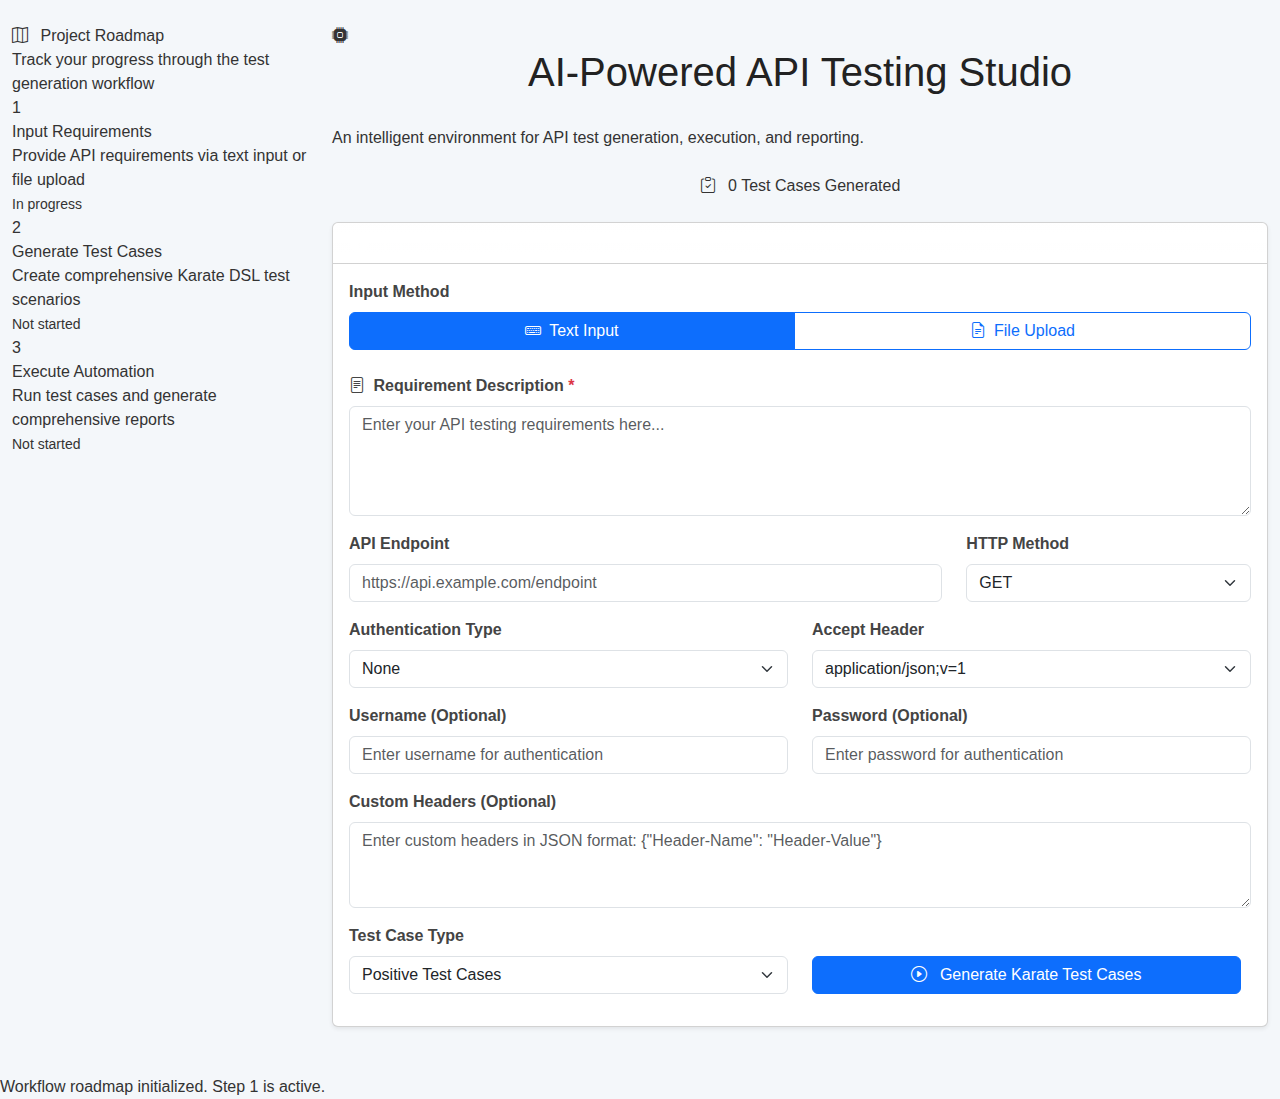
<file: backup_v11_20250922_201148/static/index_new_backup_v10.html>
<!DOCTYPE html>
<html lang="en">
<head>
    <meta charset="UTF-8">
    <meta name="viewport" content="width=device-width, initial-scale=1.0">
    <title>AI-Powered API Testing Studio</title>
    <link href="https://cdn.jsdelivr.net/npm/bootstrap@5.3.3/dist/css/bootstrap.min.css" rel="stylesheet">
    <link href="https://cdn.jsdelivr.net/npm/bootstrap-icons@1.11.1/font/bootstrap-icons.css" rel="stylesheet">
    <link href="/static/styles.css" rel="stylesheet">
    <link href="/static/spinner.css" rel="stylesheet">
</head>
<body>
    <div class="container-fluid py-4">
        <!-- Roadmap Sidebar -->
        <div class="row">
            <div class="col-lg-3 mb-4">
                <div class="roadmap-sidebar">
                    <div class="roadmap-header">
                        <div class="roadmap-title">
                            <i class="roadmap-icon bi bi-map me-2"></i>
                            <span class="roadmap-text">Project Roadmap</span>
                        </div>
                        <div class="roadmap-subtitle">Track your progress through the test generation workflow</div>
                    </div>
                    <div class="roadmap-container">
                        <div class="roadmap-step" id="roadmapStep1" tabindex="0" role="button" aria-label="Step 1: Input Requirements">
                            <div class="step-indicator">
                                <div class="step-number">
                                    <span class="step-text">1</span>
                                    <i class="step-icon active-icon bi bi-play-fill" style="display: none;"></i>
                                    <i class="step-icon completed-icon bi bi-check" style="display: none;"></i>
                                    <i class="step-icon error-icon bi bi-x" style="display: none;"></i>
                                </div>
                                <div class="step-line"></div>
                            </div>
                            <div class="step-content">
                                <div class="step-title">Input Requirements</div>
                                <div class="step-description">Provide API requirements via text input or file upload</div>
                                <div class="step-status">
                                    <small class="status-text">Ready to start</small>
                                </div>
                            </div>
                        </div>
                        <div class="roadmap-step" id="roadmapStep2" tabindex="0" role="button" aria-label="Step 2: Generate Test Cases">
                            <div class="step-indicator">
                                <div class="step-number">
                                    <span class="step-text">2</span>
                                    <i class="step-icon active-icon bi bi-play-fill" style="display: none;"></i>
                                    <i class="step-icon completed-icon bi bi-check" style="display: none;"></i>
                                    <i class="step-icon error-icon bi bi-x" style="display: none;"></i>
                                </div>
                                <div class="step-line"></div>
                            </div>
                            <div class="step-content">
                                <div class="step-title">Generate Test Cases</div>
                                <div class="step-description">Create comprehensive Karate DSL test scenarios</div>
                                <div class="step-status">
                                    <small class="status-text">Not started</small>
                                </div>
                            </div>
                        </div>
                        <div class="roadmap-step" id="roadmapStep3" tabindex="0" role="button" aria-label="Step 3: Execute Automation">
                            <div class="step-indicator">
                                <div class="step-number">
                                    <span class="step-text">3</span>
                                    <i class="step-icon active-icon bi bi-play-fill" style="display: none;"></i>
                                    <i class="step-icon completed-icon bi bi-check" style="display: none;"></i>
                                    <i class="step-icon error-icon bi bi-x" style="display: none;"></i>
                                </div>
                            </div>
                            <div class="step-content">
                                <div class="step-title">Execute Automation</div>
                                <div class="step-description">Run test cases and generate comprehensive reports</div>
                                <div class="step-status">
                                    <small class="status-text">Not started</small>
                                </div>
                            </div>
                        </div>
                    </div>
                </div>
            </div>
            <div class="col-lg-9 main-content">
        <!-- Enhanced Header Banner -->
        <div class="header-banner mb-4">
            <div class="banner-decoration">
                <div class="decoration-circle circle-1"></div>
                <div class="decoration-circle circle-2"></div>
                <div class="decoration-circle circle-3"></div>
            </div>
            <div class="banner-content">
                <div class="banner-icon">
                    <i class="bi bi-cpu-fill"></i>
                </div>
                <div class="banner-text">
                    <h1 class="banner-title">AI-Powered API Testing Studio</h1>
                    <p class="banner-subtitle">An intelligent environment for API test generation, execution, and reporting.</p>
                </div>
            </div>
        </div>

        <!-- Test Case Counter -->
        <div class="text-center mb-4">
            <div id="testCaseCounter" class="d-inline-block">
                <i class="bi bi-clipboard-check me-2"></i>
                <span id="testCaseCountNumber">0</span> Test Cases Generated
            </div>
        </div>

        <!-- Section 1: Input Controls and Configuration -->
        <div class="card shadow-sm mb-4">
            <div class="card-header bg-gradient text-white" style="background: linear-gradient(135deg, #667eea 0%, #764ba2 100%);">
                <h5 class="mb-0">
                    <i class="bi bi-1-circle-fill me-2"></i>
                    Input Configuration & Controls
                </h5>
            </div>
            <div class="card-body">
                <form id="testForm">
                    <div class="row">
                        <!-- Input Method Selection -->
                        <div class="col-md-12 mb-3">
                            <label class="form-label fw-bold">Input Method</label>
                            <div class="btn-group w-100" role="group">
                                <input type="radio" class="btn-check" name="inputMethod" id="textInput" value="text" checked>
                                <label class="btn btn-outline-primary" for="textInput">
                                    <i class="bi bi-keyboard me-1"></i> Text Input
                                </label>
                                <input type="radio" class="btn-check" name="inputMethod" id="fileInput" value="file">
                                <label class="btn btn-outline-primary" for="fileInput">
                                    <i class="bi bi-file-earmark-text me-1"></i> File Upload
                                </label>
                            </div>
                        </div>
                    </div>

                    <!-- Text Input Section -->
                    <div id="textInputSection">
                        <div class="mb-3">
                            <label for="requirement" class="form-label">
                                <i class="bi bi-file-text me-1"></i> Requirement Description
                                <span class="text-danger">*</span>
                            </label>
                            <textarea class="form-control" id="requirement" name="requirement" rows="4" 
                                placeholder="Enter your API testing requirements here..."></textarea>
                        </div>
                    </div>

                    <!-- File Upload Section -->
                    <div id="fileInputSection" style="display: none;">
                        <div class="mb-3">
                            <label for="requirementFile" class="form-label">
                                <i class="bi bi-cloud-upload me-1"></i> Upload Requirement File
                                <span class="text-danger">*</span>
                            </label>
                            <input class="form-control" type="file" id="requirementFile" name="file" accept=".txt,.doc,.docx,.pdf">
                            <div class="form-text">Supported formats: .txt, .doc, .docx, .pdf (Max: 5MB)</div>
                        </div>
                    </div>

                    <!-- API Configuration -->
                    <div class="row">
                        <div class="col-md-8 mb-3">
                            <label for="apiEndpoint" class="form-label">API Endpoint</label>
                            <input type="url" class="form-control" id="apiEndpoint" name="apiEndpoint" 
                                placeholder="https://api.example.com/endpoint">
                        </div>
                        <div class="col-md-4 mb-3">
                            <label for="apiMethod" class="form-label">HTTP Method</label>
                            <select class="form-select" id="apiMethod" name="apiMethod">
                                <option value="GET">GET</option>
                                <option value="POST">POST</option>
                                <option value="PUT">PUT</option>
                                <option value="DELETE">DELETE</option>
                                <option value="PATCH">PATCH</option>
                            </select>
                        </div>
                    </div>

                    <div class="row">
                        <div class="col-md-6 mb-3">
                            <label for="authType" class="form-label">Authentication Type</label>
                            <select class="form-select" id="authType" name="authType">
                                <option value="none">None</option>
                                <option value="basic">Basic Auth</option>
                                <option value="bearer">Bearer Token</option>
                                <option value="oauth">OAuth</option>
                                <option value="apikey">API Key</option>
                                <option value="digest">Digest Auth</option>
                                <option value="ntlm">NTLM</option>
                                <option value="aws">AWS Signature</option>
                                <option value="jwt">JWT Token</option>
                            </select>
                        </div>
                        <div class="col-md-6 mb-3">
                            <label for="acceptHeader" class="form-label">Accept Header</label>
                            <select class="form-select" id="acceptHeader" name="acceptHeader">
                                <option value="application/json">application/json;v=1</option>
                                <option value="application/json">application/json</option>
                                <option value="application/xml">application/xml</option>
                                <option value="text/plain">text/plain</option>
                                <option value="text/html">text/html</option>
                                <option value="application/x-www-form-urlencoded">application/x-www-form-urlencoded</option>
                                <option value="multipart/form-data">multipart/form-data</option>
                                <option value="*/*">*/*</option>
                            </select>
                        </div>
                    </div>

                    <div class="row">
                        <div class="col-md-6 mb-3">
                            <label for="username" class="form-label">Username (Optional)</label>
                            <input type="text" class="form-control" id="username" name="username" 
                                placeholder="Enter username for authentication">
                        </div>
                        <div class="col-md-6 mb-3">
                            <label for="password" class="form-label">Password (Optional)</label>
                            <input type="password" class="form-control" id="password" name="password" 
                                placeholder="Enter password for authentication">
                        </div>
                    </div>

                    <!-- Token field for Bearer, JWT, API Key authentication -->
                    <div class="row" id="tokenSection" style="display: none;">
                        <div class="col-md-12 mb-3">
                            <label for="token" class="form-label">Token/API Key</label>
                            <input type="text" class="form-control" id="token" name="token" 
                                placeholder="Enter your token or API key">
                        </div>
                    </div>

                    <!-- Additional Headers Section -->
                    <div class="mb-3">
                        <label for="customHeaders" class="form-label">Custom Headers (Optional)</label>
                        <textarea class="form-control" id="customHeaders" name="customHeaders" rows="3" 
                            placeholder="Enter custom headers in JSON format: {&quot;Header-Name&quot;: &quot;Header-Value&quot;}"></textarea>
                    </div>

                    <!-- Payload for POST/PUT/PATCH -->
                    <div class="mb-3" id="payloadSection" style="display: none;">
                        <label for="payload" class="form-label">Request Payload (JSON)</label>
                        <textarea class="form-control" id="payload" name="payload" rows="4" 
                            placeholder='{"key": "value"}'></textarea>
                    </div>

                    <!-- Resource ID for DELETE -->
                    <div class="mb-3" id="idSection" style="display: none;">
                        <label for="resourceId" class="form-label">Resource ID</label>
                        <input type="text" class="form-control" id="resourceId" name="resourceId" 
                            placeholder="Enter the ID of the resource to delete">
                    </div>

                    <div class="row">
                        <div class="col-md-6 mb-3">
                            <label for="operation" class="form-label">Test Case Type</label>
                            <select class="form-select" id="operation" name="operation">
                                <option value="Positive">Positive Test Cases</option>
                                <option value="Negative">Negative Test Cases</option>
                                <option value="Both">Both Positive & Negative</option>
                            </select>
                        </div>
                        <div class="col-md-6 mb-3 d-flex align-items-end">
                            <button type="submit" class="btn btn-primary w-100">
                                <i class="bi bi-play-circle me-2"></i> Generate Karate Test Cases
                            </button>
                        </div>
                    </div>
                </form>
            </div>
        </div>

        <!-- Section 2: Generated Test Cases Display -->
        <div class="card shadow-sm mb-4" id="testCasesSection" style="display: none;">
            <div class="card-header bg-success text-white">
                <h5 class="mb-0">
                    <i class="bi bi-2-circle-fill me-2"></i>
                    Generated Karate Test Cases
                </h5>
            </div>
            <div class="card-body">
                <div id="testCasesContent">
                    <!-- Generated test cases will be displayed here -->
                </div>
                <div class="mt-3">
                    <button class="btn btn-outline-primary me-2" id="copyTestCasesBtn">
                        <i class="bi bi-clipboard me-1"></i> Copy Test Cases
                    </button>
                    <button class="btn btn-outline-success" id="downloadTestCasesBtn">
                        <i class="bi bi-download me-1"></i> Download Feature File
                    </button>
                </div>
            </div>
        </div>

        <!-- Section 3: Karate Automation Controls -->
        <div class="card shadow-sm mb-4" id="automationSection" style="display: none;">
            <div class="card-header bg-warning text-dark">
                <h5 class="mb-0">
                    <i class="bi bi-3-circle-fill me-2"></i>
                    Karate Automation Controls
                </h5>
            </div>
            <div class="card-body">
                <p class="text-muted mb-3">Run the generated Karate test cases against your API endpoint</p>
                <div class="d-grid gap-2 d-md-flex">
                    <button class="btn btn-warning btn-lg" id="runKarateBtn">
                        <i class="bi bi-gear-fill me-2"></i> Run Karate Automation
                    </button>
                    <button class="btn btn-success" id="downloadReportBtn" style="display: none;">
                        <i class="bi bi-download me-2"></i> Download Report
                    </button>
                    <button class="btn btn-outline-secondary" id="clearResultsBtn">
                        <i class="bi bi-trash me-2"></i> Clear Results
                    </button>
                </div>
                
                <!-- Results Container -->
                <div id="resultsContainer" style="display: none;" class="mt-4">
                    <!-- Test Summary -->
                    <div id="testSummary" class="row text-center mb-4">
                        <div class="col-md-3">
                            <div class="p-3 border rounded filter-tile" id="totalTestsTile" 
                                 role="button" tabindex="0" title="Show all test results">
                                <div class="h4 text-primary mb-1" id="totalTests">0</div>
                                <div class="small text-muted">Total Tests</div>
                            </div>
                        </div>
                        <div class="col-md-3">
                            <div class="p-3 border rounded filter-tile" id="passedTestsTile" 
                                 role="button" tabindex="0" title="Show only passed test results">
                                <div class="h4 text-success mb-1" id="passedTests">0</div>
                                <div class="small text-muted">Passed</div>
                            </div>
                        </div>
                        <div class="col-md-3">
                            <div class="p-3 border rounded filter-tile" id="failedTestsTile" 
                                 role="button" tabindex="0" title="Show only failed test results">
                                <div class="h4 text-danger mb-1" id="failedTests">0</div>
                                <div class="small text-muted">Failed</div>
                            </div>
                        </div>
                        <div class="col-md-3">
                            <div class="p-3 border rounded filter-tile" id="successRateTile" 
                                 role="button" tabindex="0" title="Show all test results">
                                <div class="h4 text-info mb-1" id="successRate">0%</div>
                                <div class="small text-muted">Success Rate</div>
                            </div>
                        </div>
                    </div>

                    <!-- Filter Status Indicator -->
                    <div id="filterStatus" class="filter-status" style="display: none;">
                        Showing: <span id="filterText">All Results</span>
                        <button class="filter-clear-btn" title="Clear filter">×</button>
                    </div>

                    <!-- Test Results Table -->
                    <div class="table-responsive mb-4 test-results-container" id="testResultsContainer">
                        <table class="table table-hover" id="testResultsTable">
                            <thead class="table-dark">
                                <tr>
                                    <th>Test Scenario</th>
                                    <th>Status</th>
                                    <th>Status Code</th>
                                    <th>Details</th>
                                    <th>View Response</th>
                                </tr>
                            </thead>
                            <tbody id="testResultsBody">
                                <!-- Test results will be populated here -->
                            </tbody>
                        </table>
                    </div>
                </div>
            </div>
        </div>

        <!-- Section 4: Script Execution Results -->
        <div class="card shadow-sm" id="resultsSection" style="display: none;">
            <div class="card-header bg-info text-white">
                <h5 class="mb-0">
                    <i class="bi bi-4-circle-fill me-2"></i>
                    Script Execution Results
                </h5>
            </div>
            <div class="card-body">
                <!-- Test Summary -->
                <div id="testSummary" class="row text-center mb-4">
                    <div class="col-md-3">
                        <div class="p-3 border rounded filter-tile" id="totalTestsTile" 
                             role="button" tabindex="0" title="Show all test results">
                            <div class="h4 text-primary mb-1" id="totalTests">0</div>
                            <div class="small text-muted">Total Tests</div>
                        </div>
                    </div>
                    <div class="col-md-3">
                        <div class="p-3 border rounded filter-tile" id="passedTestsTile" 
                             role="button" tabindex="0" title="Show only passed test results">
                            <div class="h4 text-success mb-1" id="passedTests">0</div>
                            <div class="small text-muted">Passed</div>
                        </div>
                    </div>
                    <div class="col-md-3">
                        <div class="p-3 border rounded filter-tile" id="failedTestsTile" 
                             role="button" tabindex="0" title="Show only failed test results">
                            <div class="h4 text-danger mb-1" id="failedTests">0</div>
                            <div class="small text-muted">Failed</div>
                        </div>
                    </div>
                    <div class="col-md-3">
                        <div class="p-3 border rounded filter-tile" id="successRateTile" 
                             role="button" tabindex="0" title="Show all test results">
                            <div class="h4 text-info mb-1" id="successRate">0%</div>
                            <div class="small text-muted">Success Rate</div>
                        </div>
                    </div>
                </div>

                <!-- Filter Status Indicator -->
                <div id="filterStatus" class="filter-status" style="display: none;">
                    Showing: <span id="filterText">All Results</span>
                    <button class="filter-clear-btn" title="Clear filter">×</button>
                </div>

                <!-- Test Results Table -->
                <div class="table-responsive mb-4 test-results-container" id="testResultsContainer">
                    <table class="table table-hover" id="testResultsTable">
                        <thead class="table-dark">
                        <thead class="table-dark">
                            <tr>
                                <th>Test Scenario</th>
                                <th>Status</th>
                                <th>Status Code</th>
                                <th>Details</th>
                                <th>View Response</th>
                            </tr>
                        </thead>
                        <tbody id="testResultsBody">
                            <!-- Test results will be populated here -->
                        </tbody>
                    </table>
                </div>

                <!-- Generated Feature File -->
                <div class="mb-3">
                    <h6>Generated Karate Feature File:</h6>
                    <div class="position-relative">
                        <button class="btn btn-sm btn-outline-secondary position-absolute top-0 end-0 m-2" id="copyFeatureBtn">
                            <i class="bi bi-clipboard"></i> Copy
                        </button>
                        <pre id="featureFileContent" class="bg-light p-3 rounded border" style="max-height: 400px; overflow-y: auto;"></pre>
                    </div>
                </div>
            </div>
        </div>
        </div>
    </div>
    </div>

    <!-- Screen Reader Announcements -->
    <div id="sr-announcements" class="sr-only" aria-live="polite" aria-atomic="true"></div>

    <!-- Response Modal -->
    <div class="modal fade" id="responseModal" tabindex="-1">
        <div class="modal-dialog modal-xl">
            <div class="modal-content">
                <div class="modal-header">
                    <h5 class="modal-title" id="responseModalTitle">API Request & Response</h5>
                    <button type="button" class="btn-close" data-bs-dismiss="modal"></button>
                </div>
                <div class="modal-body">
                    <!-- Test Scenario Section -->
                    <div class="mb-4">
                        <h6 class="text-info fw-bold mb-2">
                            <i class="bi bi-play-circle me-2"></i>Test Scenario
                        </h6>
                        <div class="card bg-light border-info">
                            <div class="card-header bg-info bg-opacity-10 border-info">
                                <a class="text-decoration-none text-info fw-bold" data-bs-toggle="collapse" 
                                   href="#testScenarioCollapse" role="button" aria-expanded="false" 
                                   aria-controls="testScenarioCollapse" id="testScenarioLink">
                                    <i class="bi bi-chevron-right me-1" id="testScenarioIcon"></i>
                                    <span id="testScenarioName">Test Scenario Name</span>
                                </a>
                            </div>
                            <div class="collapse" id="testScenarioCollapse">
                                <div class="card-body">
                                    <div id="testScenarioContent" class="bg-white p-3 rounded border">
                                        <!-- Test scenario content will be loaded here -->
                                    </div>
                                </div>
                            </div>
                        </div>
                    </div>
                    
                    <!-- Request Container -->
                    <div class="mb-4">
                        <h6 class="text-primary fw-bold mb-3">
                            <i class="bi bi-arrow-up-circle me-2"></i>Request Details
                        </h6>
                        <div id="requestModalContent" class="border rounded p-3 bg-light">
                            <!-- Request content will be loaded here -->
                        </div>
                    </div>
                    
                    <!-- Response Container -->
                    <div class="mb-3">
                        <h6 class="text-success fw-bold mb-3">
                            <i class="bi bi-arrow-down-circle me-2"></i>Response Details
                        </h6>
                        <div id="responseModalContent" class="border rounded p-3 bg-light">
                            <!-- Response content will be loaded here -->
                        </div>
                    </div>
                </div>
                <div class="modal-footer">
                    <button type="button" class="btn btn-outline-primary" id="copyResponseBtn">
                        <i class="bi bi-clipboard"></i> Copy Response
                    </button>
                    <button type="button" class="btn btn-outline-info" id="copyRequestBtn">
                        <i class="bi bi-clipboard-plus"></i> Copy Request
                    </button>
                    <button type="button" class="btn btn-secondary" data-bs-dismiss="modal">Close</button>
                </div>
            </div>
        </div>
    </div>

    <!-- Loading Modal -->
    <div class="modal fade" id="loadingModal" tabindex="-1" data-bs-backdrop="static" data-bs-keyboard="false">
        <div class="modal-dialog modal-dialog-centered">
            <div class="modal-content border-0 shadow-lg">
                <div class="modal-body text-center py-5">
                    <div class="spinner-border text-primary mb-3" style="width: 3rem; height: 3rem;" role="status">
                        <span class="visually-hidden">Loading...</span>
                    </div>
                    <h4 class="text-primary mb-2" id="loadingTitle">Running Karate Automation</h4>
                    <p class="text-muted mb-0" id="loadingMessage">Executing test scenarios and generating results...</p>
                    <div class="progress mt-3" style="height: 6px;">
                        <div class="progress-bar progress-bar-striped progress-bar-animated" 
                             role="progressbar" style="width: 0%" id="loadingProgress"></div>
                    </div>
                    <small class="text-muted mt-2 d-block" id="loadingSubtext">This may take a few moments</small>
                </div>
            </div>
        </div>
    </div>

    <!-- Alert Container -->
    <div id="alertContainer" class="position-fixed top-0 end-0 p-3" style="z-index: 1050;"></div>

    <script src="https://cdn.jsdelivr.net/npm/bootstrap@5.3.3/dist/js/bootstrap.bundle.min.js"></script>
    <script src="/static/script_new.js?v=10"></script>
</body>
</html>
</file>
<file: static/styles.css>
body {
    font-family: "Segoe UI", sans-serif;
    background: #f4f7fa;
    margin: 0;
    padding: 0;
    color: #333;
  }
  
  .container {
    max-width: 800px;
    margin: 50px auto;
    background: #fff;
    padding: 30px 40px;
    border-radius: 16px;
    box-shadow: 0 4px 16px rgba(0,0,0,0.08);
  }
  
  h1 {
    text-align: center;
    margin-bottom: 30px;
    color: #222;
  }
  
  .form-group {
    margin-bottom: 20px;
  }
  
  label {
    font-weight: 600;
    display: block;
    margin-bottom: 8px;
    color: #444;
  }
  
  textarea, select, input[type="file"] {
    width: 100%;
    padding: 12px;
    border: 1px solid #ccc;
    border-radius: 8px;
    resize: vertical;
    font-size: 14px;
    margin-top: 4px;
  }
  
  button {
    padding: 12px 24px;
    background-color: #1976d2;
    color: #fff;
    border: none;
    border-radius: 8px;
    cursor: pointer;
    font-size: 15px;
    transition: background 0.3s;
    margin-right: 10px;
  }
  
  button:hover {
    background-color: #125aa2;
  }
  
  #loader {
    border: 6px solid #f3f3f3;
    border-top: 6px solid #1976d2;
    border-radius: 50%;
    width: 50px;
    height: 50px;
    animation: spin 1s linear infinite;
    margin: 20px auto;
  }
  
  @keyframes spin {
    0% { transform: rotate(0deg); }
    100% { transform: rotate(360deg); }
  }
  
  #result-container {
    margin-top: 30px;
  }
  
  #result {
    background: #f0f0f0;
    padding: 20px;
    border-radius: 8px;
    white-space: pre-wrap;
    max-height: 400px;
    overflow-y: auto;
    font-family: monospace;
  }
  
  .actions {
    margin-top: 15px;
  }
  
  .actions button {
    margin-bottom: 8px;
  }
  
  input[type="file"] {
    padding: 8px;
    background: #fafafa;
    border: 1px solid #ccc;
  }
</file>
<file: static/spinner.css>
.lds-dual-ring {
    display: inline-block;
    width: 64px;
    height: 64px;
  }
  .lds-dual-ring:after {
    content: " ";
    display: block;
    width: 46px;
    height: 46px;
    margin: 1px;
    border-radius: 50%;
    border: 5px solid #6366F1;
    border-color: #6366F1 transparent #6366F1 transparent;
    animation: lds-dual-ring 1.2s linear infinite;
  }
  @keyframes lds-dual-ring {
    0% { transform: rotate(0deg); }
    100% { transform: rotate(360deg); }
  }
</file>
